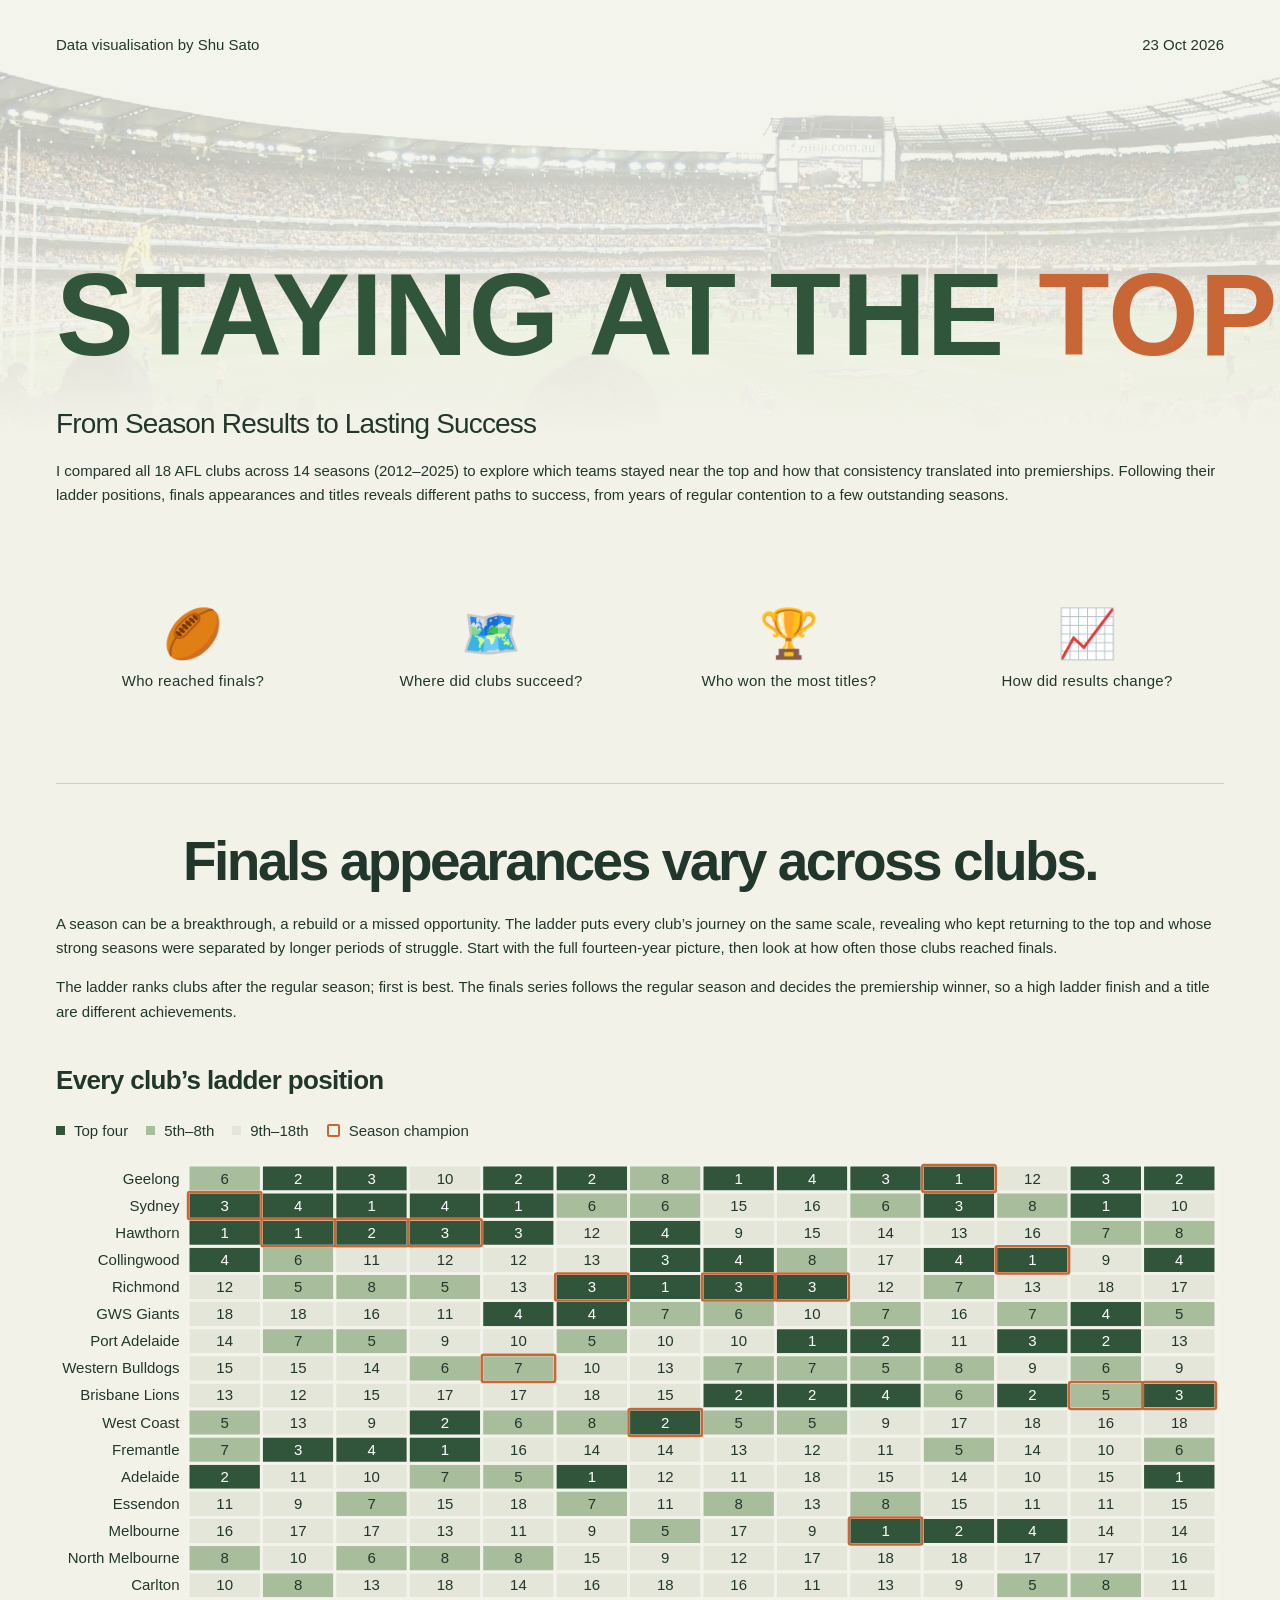
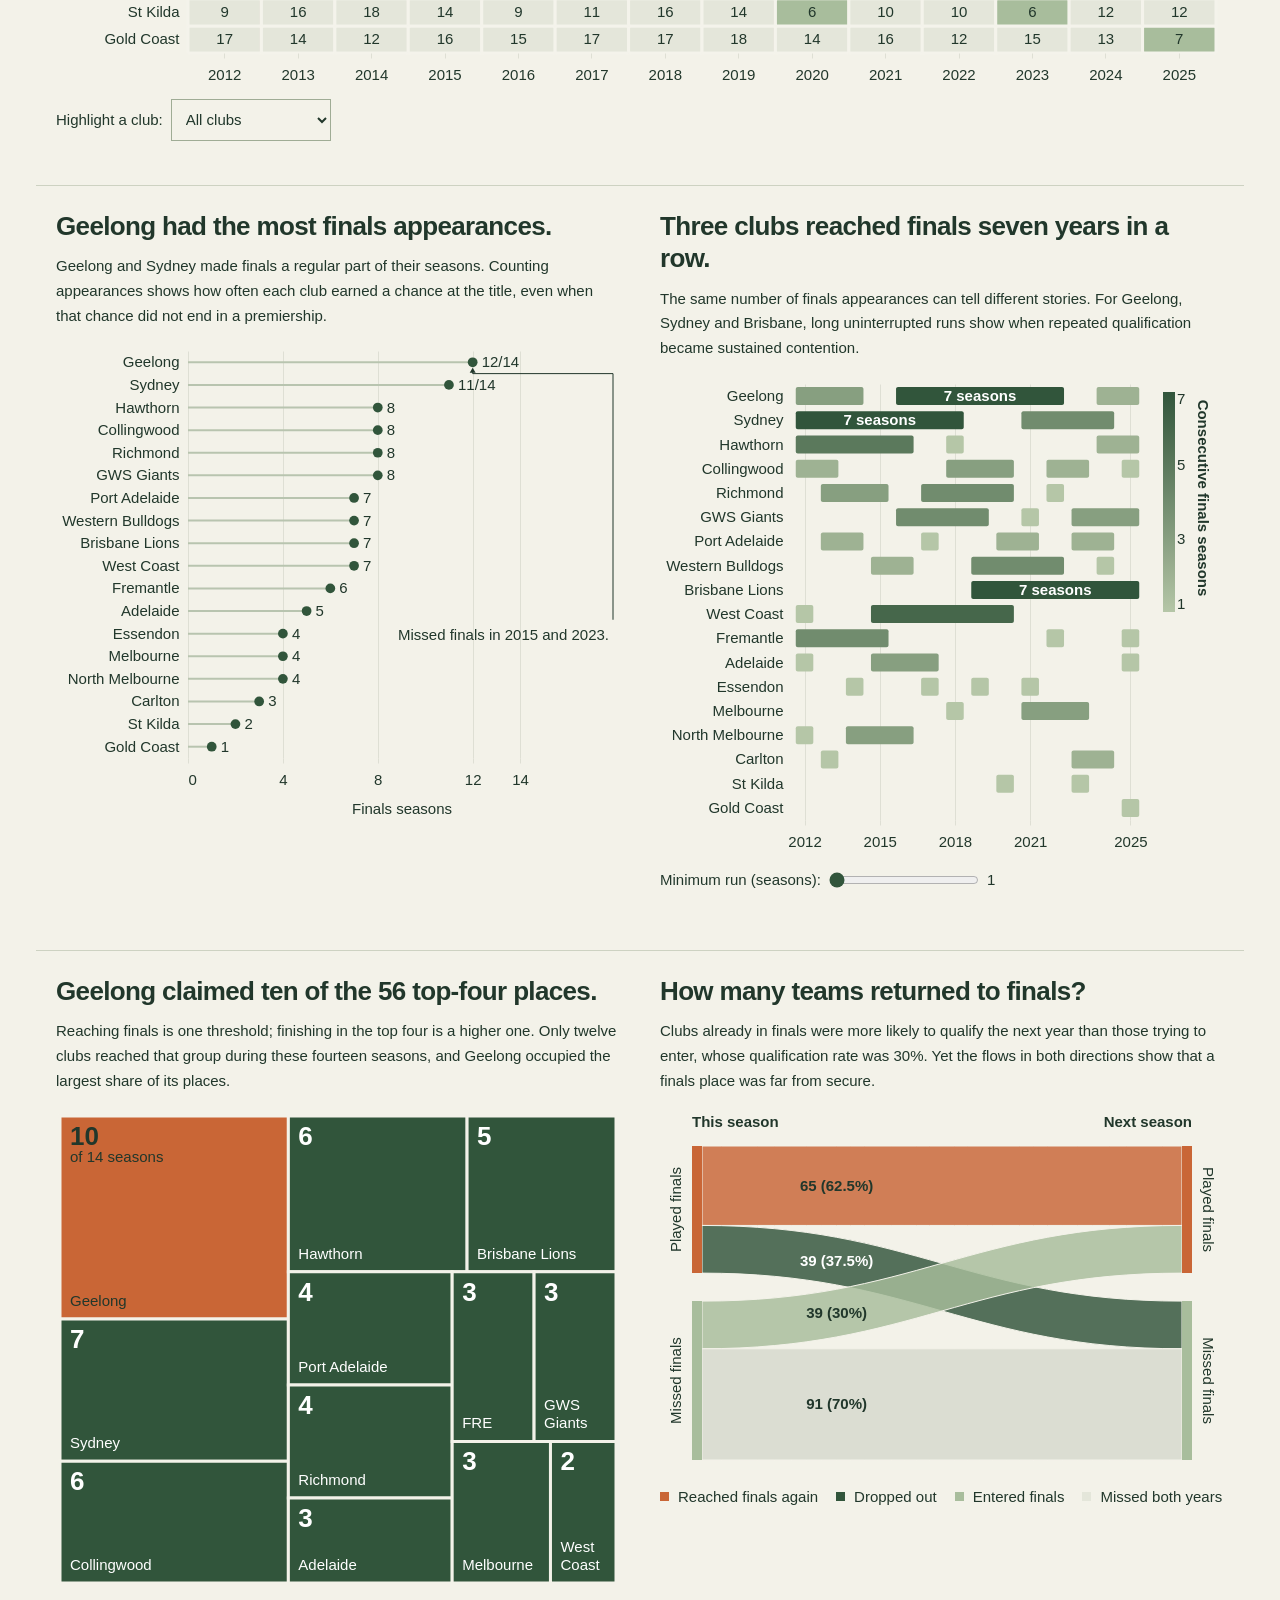
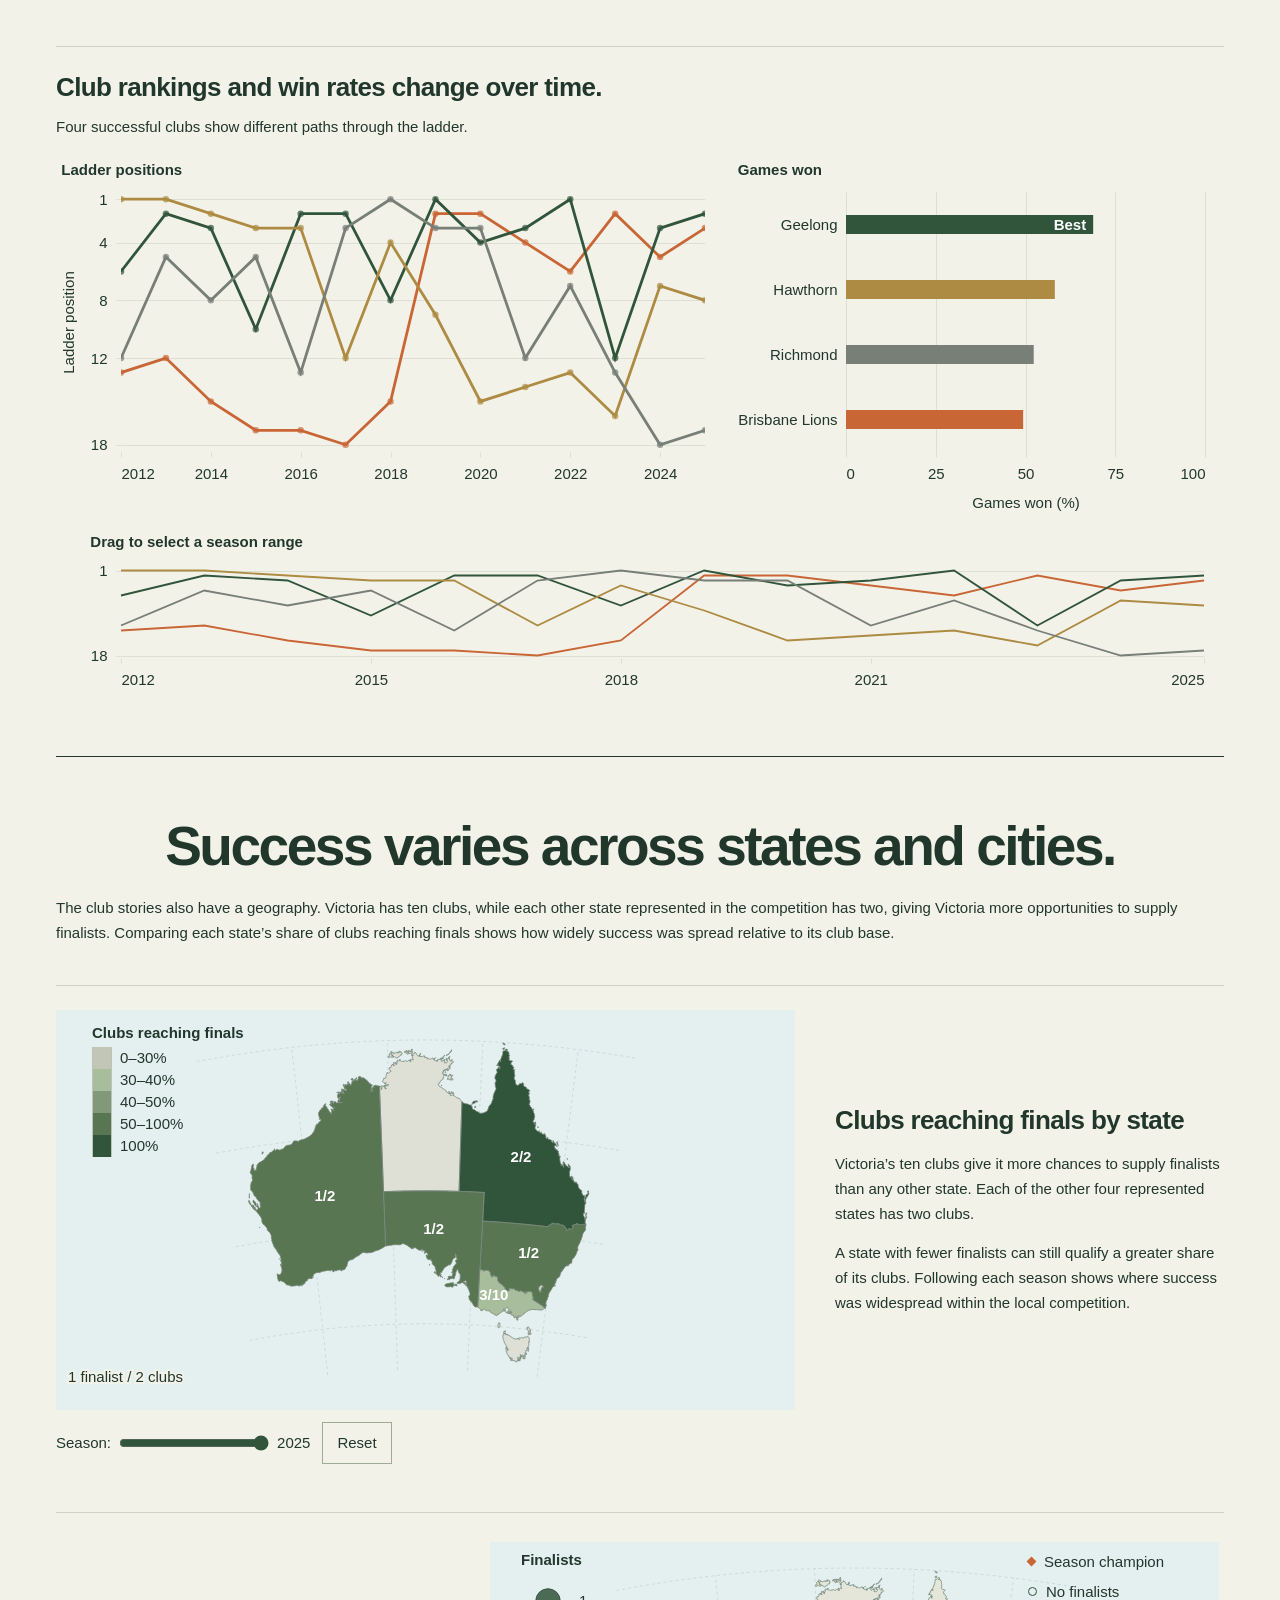
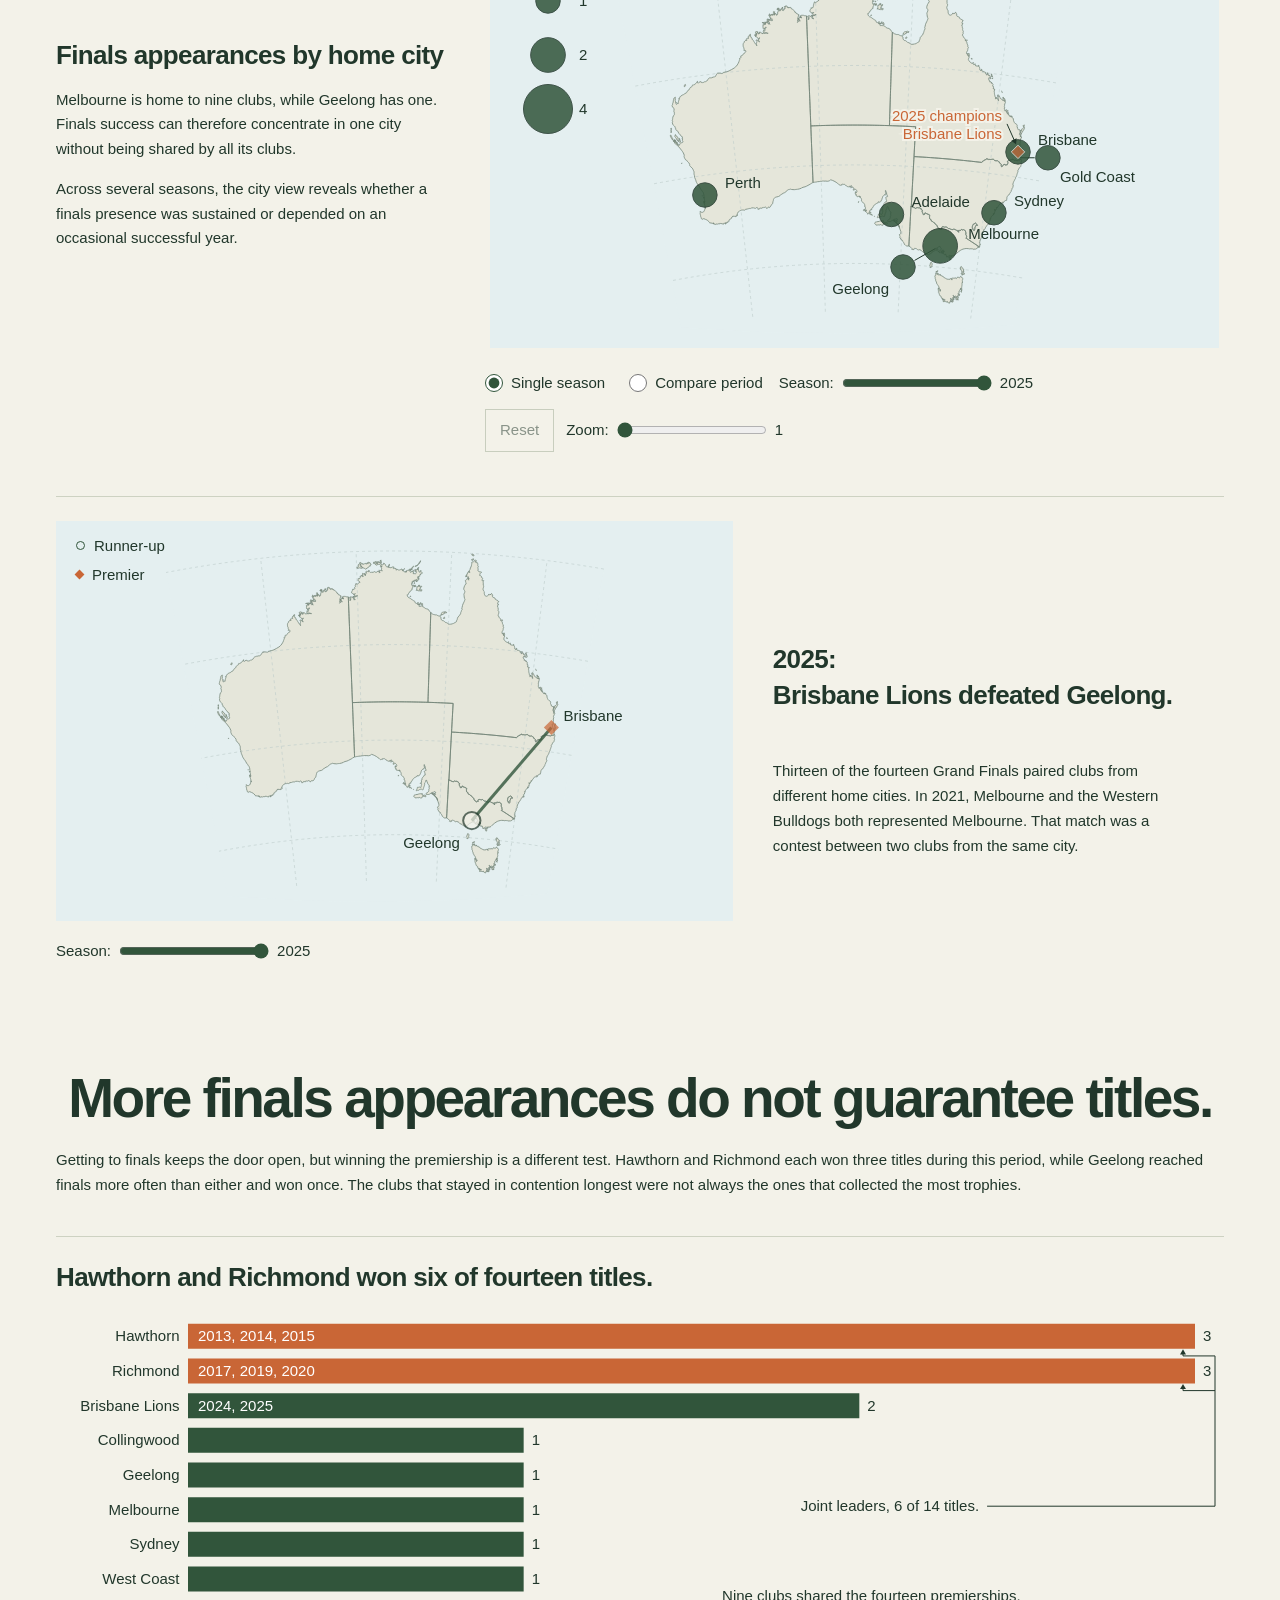
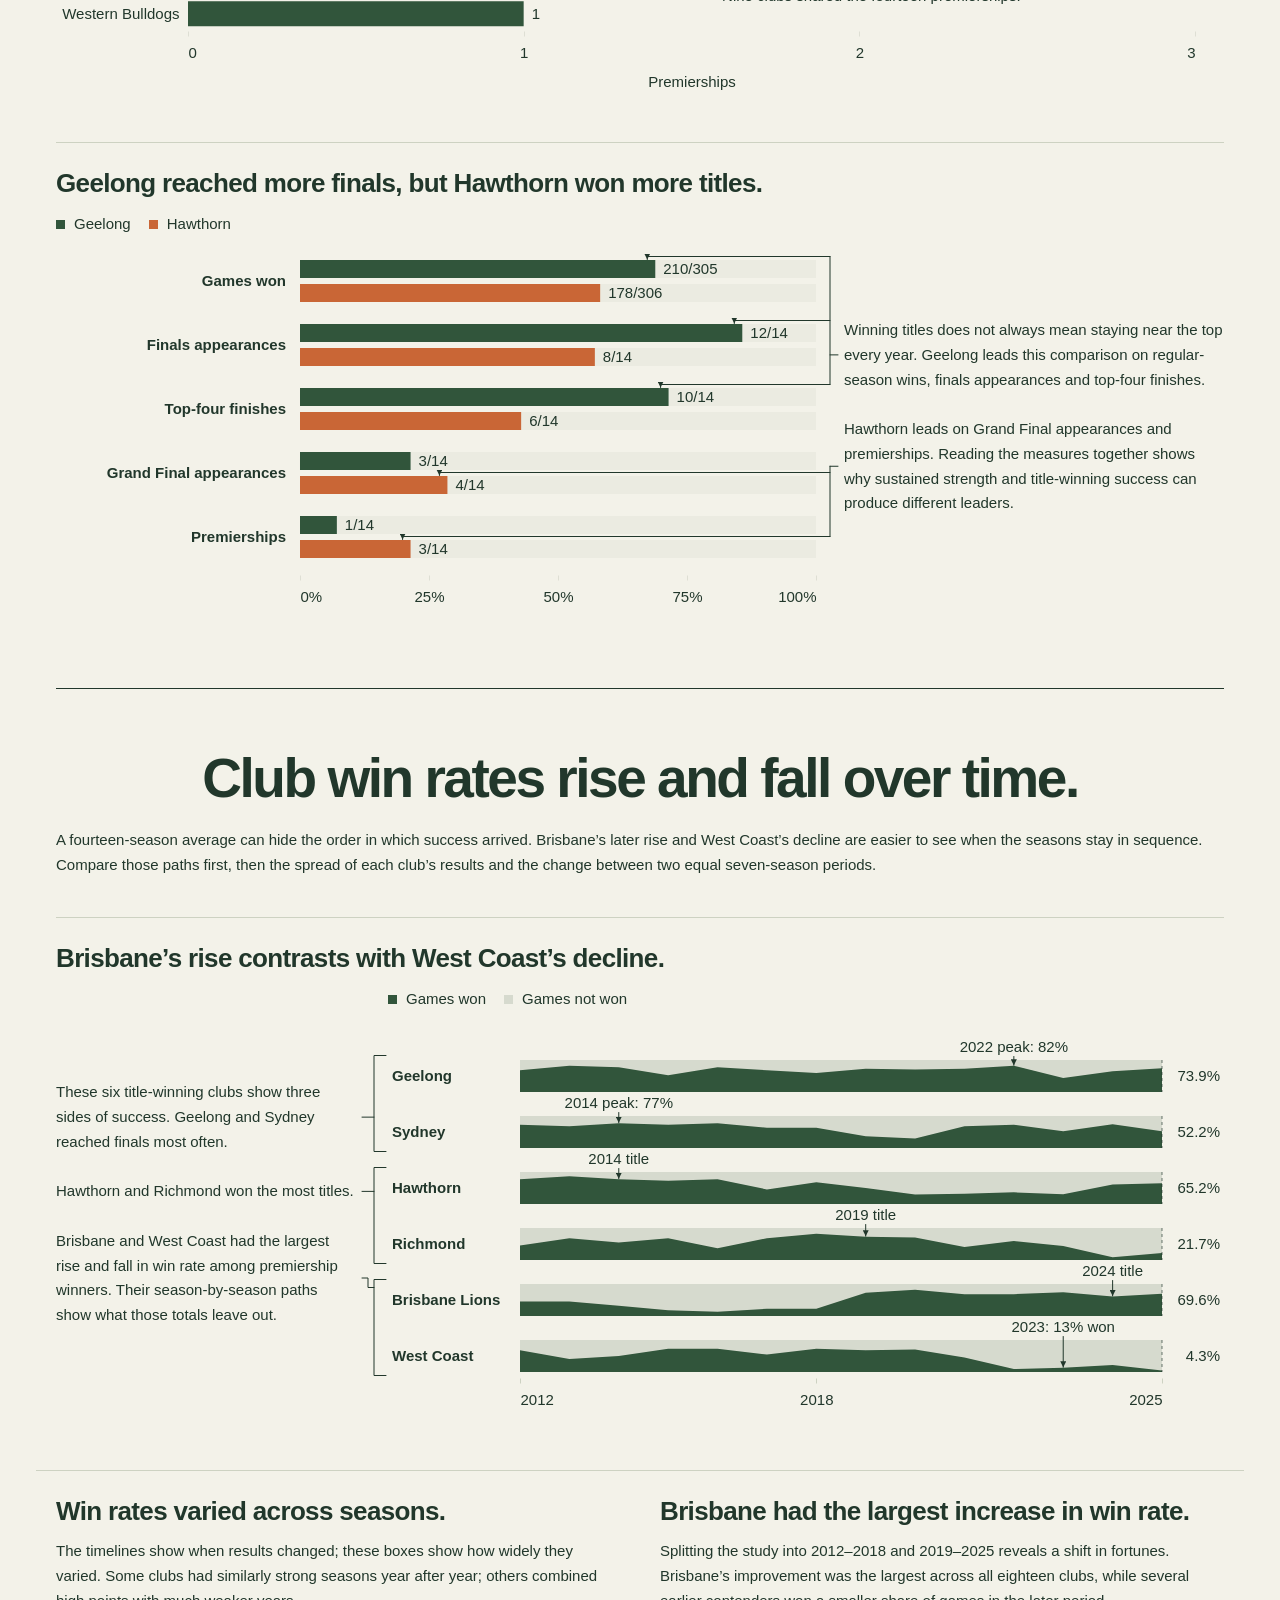
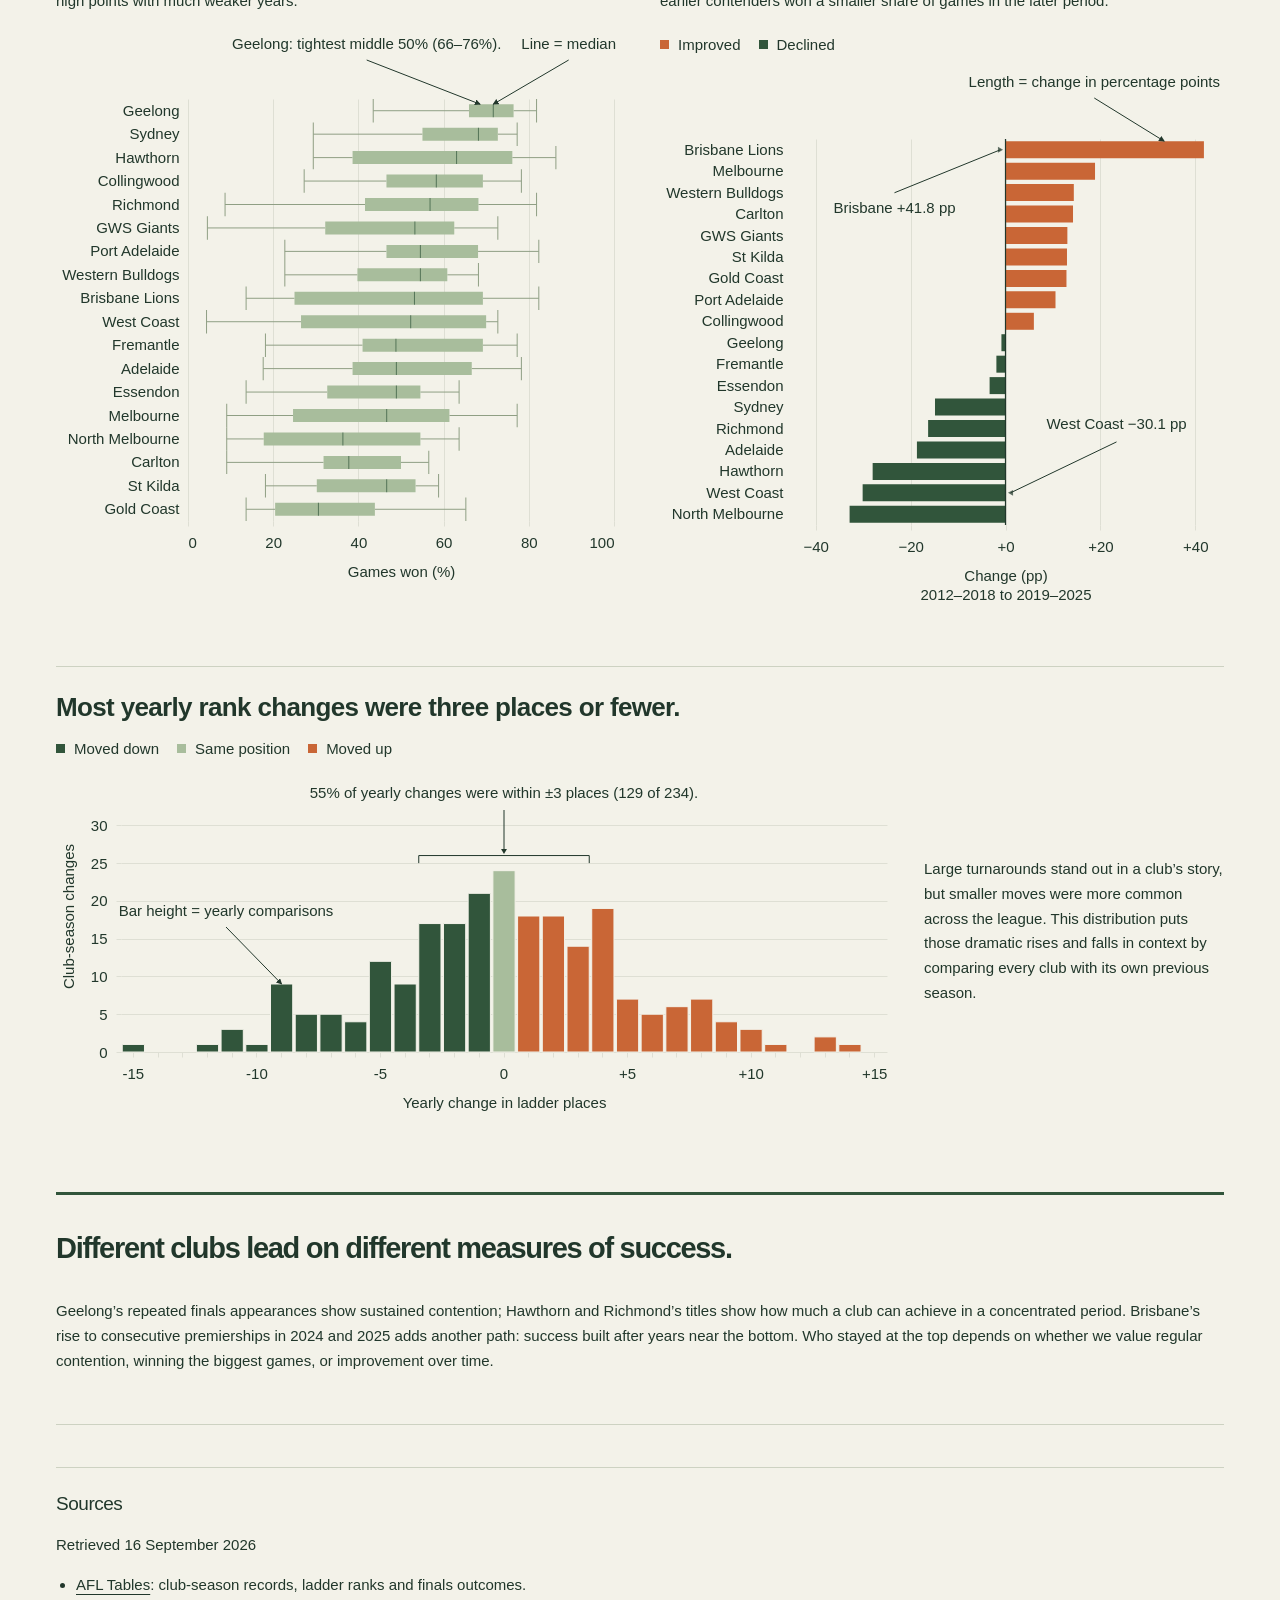
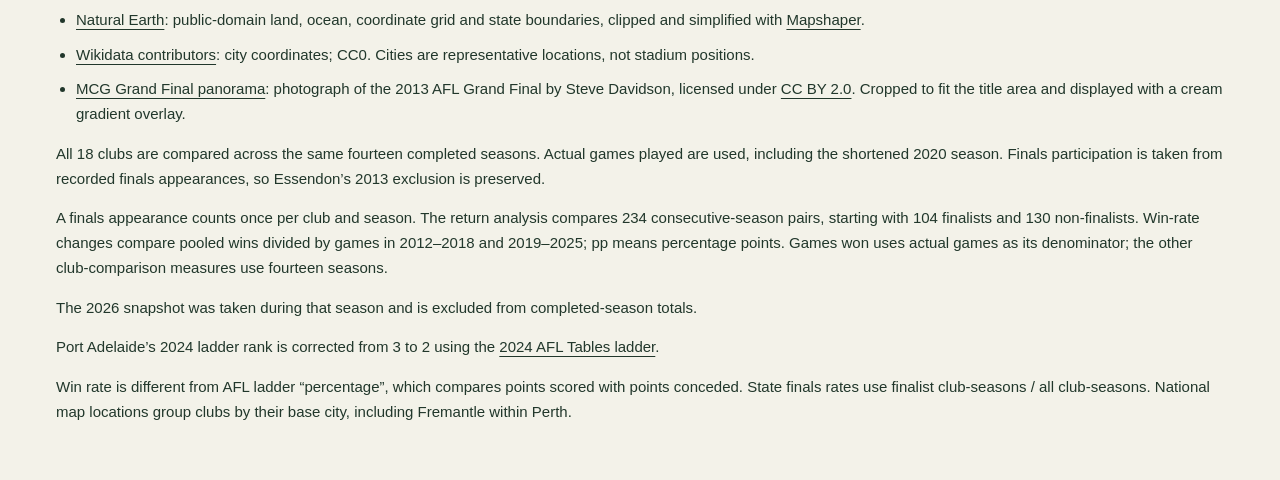
<file: index.html>
<!doctype html>
<html lang="en-AU">
<head>
  <meta charset="utf-8">
  <meta name="viewport" content="width=device-width, initial-scale=1">
  <meta name="description" content="Compare how consistently the 18 AFL teams performed from 2012 to 2025 using ladder positions, win rates, finals appearances and premierships.">
  <meta name="theme-color" content="#f3f2e9">
  <title>Staying at the Top of AFL</title>
  <meta property="og:title" content="Staying at the Top of AFL">
  <link rel="stylesheet" href="vendor/pure-min.css">
  <link rel="stylesheet" href="vendor/grids-responsive-min.css">
  <link rel="stylesheet" href="css/style.css?v=9f2f654c27a7">
  <script defer src="vendor/vega.min.js"></script>
  <script defer src="vendor/vega-lite.min.js"></script>
  <script defer src="vendor/vega-embed.min.js"></script>
  <script defer src="js/chart-layout.js?v=69a19c5621db"></script>
  <script defer src="js/map-controls.js?v=62037d26da7c"></script>
  <script defer src="js/city-map-navigation.js?v=03f4ed95991a"></script>
  <script defer src="js/chart-annotations.js?v=8494ddf2a7e8"></script>
  <script defer src="js/main.js?v=680e6c394f4c"></script>
</head>
<body>
  <a class="skip-link" href="#story">Skip to the visualisations</a>
  <div class="page">
    <header class="masthead">
      <p class="masthead-label">Data visualisation by Shu Sato</p>
      <time class="masthead-meta" datetime="2026-10-23">23 Oct 2026</time>
    </header>
    <main id="story">
      <section class="hero" aria-labelledby="page-title">
        <div class="hero-copy">
          <h1 id="page-title">Staying at the <span class="hero-emphasis">Top</span> of AFL</h1>
          <p class="hero-subtitle">From Season Results to Lasting Success</p>
          <p class="hero-description">I compared all 18 AFL clubs across 14 seasons (2012–2025) to explore which teams stayed near the top and how that consistency translated into premierships. Following their ladder positions, finals appearances and titles reveals different paths to success, from years of regular contention to a few outstanding seasons.</p>
        </div>
      </section>

      <nav class="chapter-nav" aria-label="Explore the AFL story">
        <a href="#chapter-one"><span class="chapter-nav-icon" aria-hidden="true">🏉</span><span>Who reached finals?</span></a>
        <a href="#chapter-two"><span class="chapter-nav-icon" aria-hidden="true">🗺️</span><span>Where did clubs succeed?</span></a>
        <a href="#chapter-three"><span class="chapter-nav-icon" aria-hidden="true">🏆</span><span>Who won the most titles?</span></a>
        <a href="#chapter-four"><span class="chapter-nav-icon" aria-hidden="true">📈</span><span>How did results change?</span></a>
      </nav>

      <section class="chapter" aria-labelledby="chapter-one">
        <div class="section-intro pure-g">
          <div class="pure-u-1 pure-u-md-3-5"><h2 id="chapter-one">Finals appearances vary across clubs.</h2></div>
          <div class="pure-u-1 pure-u-md-2-5 intro-copy reading-notes"><p>A season can be a breakthrough, a rebuild or a missed opportunity. The ladder puts every club’s journey on the same scale, revealing who kept returning to the top and whose strong seasons were separated by longer periods of struggle. Start with the full fourteen-year picture, then look at how often those clubs reached finals.</p><p class="micro">The ladder ranks clubs after the regular season; first is best. The finals series follows the regular season and decides the premiership winner, so a high ladder finish and a title are different achievements.</p></div>
        </div>
        <figure>
          <div class="figure-heading"><div><h3>Every club’s ladder position</h3></div></div>
          <div class="chart-legend"><span><i class="legend-square green"></i> Top four</span><span><i class="legend-square sage"></i> 5th–8th</span><span><i class="legend-square neutral"></i> 9th–18th</span><span><i class="legend-square champion-outline"></i> Season champion</span></div>
          <div class="chart" data-spec="ladder_heatmap" aria-label="Heatmap of ladder positions for all 18 AFL clubs in each season from 2012 to 2025. Cell fill shows regular-season ladder position; orange outlines mark Grand Final winners."></div>

          <p id="club-summary" class="micro" aria-live="polite" hidden></p>
        </figure>
        <div class="pure-g two-up">
          <figure class="pure-u-1 pure-u-lg-1-2 chart-column"><h3>Geelong had the most finals appearances.</h3><p class="chart-deck">Geelong and Sydney made finals a regular part of their seasons. Counting appearances shows how often each club earned a chance at the title, even when that chance did not end in a premiership.</p><div class="chart" data-spec="finals_frequency" aria-label="Lollipop chart ranking clubs by number of finals seasons."></div></figure>
          <figure class="pure-u-1 pure-u-lg-1-2 chart-column"><h3>Three clubs reached finals seven years in a row.</h3><p class="chart-deck">The same number of finals appearances can tell different stories. For Geelong, Sydney and Brisbane, long uninterrupted runs show when repeated qualification became sustained contention.</p><div class="chart" data-spec="finals_streaks" aria-label="Timeline of uninterrupted runs of finals appearances by club."></div></figure>
        </div>
        <div class="pure-g two-up">
          <figure class="pure-u-1 pure-u-lg-1-2 chart-column">

            <h3>Geelong claimed ten of the 56 top-four places.</h3>
            <p class="chart-deck">Reaching finals is one threshold; finishing in the top four is a higher one. Only twelve clubs reached that group during these fourteen seasons, and Geelong occupied the largest share of its places.</p>

            <div class="chart" data-spec="top_four_treemap" aria-label="Treemap of 56 top-four ladder finishes across twelve clubs, with area proportional to the number of finishes. Geelong is highlighted in orange."></div>

          </figure>
          <figure class="pure-u-1 pure-u-lg-1-2 chart-column">

            <h3>How many teams returned to finals?</h3>
            <p class="chart-deck">Clubs already in finals were more likely to qualify the next year than those trying to enter, whose qualification rate was 30%. Yet the flows in both directions show that a finals place was far from secure.</p>

            <div class="chart" data-spec="finals_return" aria-label="Sankey diagram of 234 club-season transitions. Of 104 starting in finals, 65 stayed (62.5%) and 39 dropped out (37.5%). Of 130 starting outside finals, 39 entered (30%) and 91 missed again (70%)."></div>
            <div class="chart-legend"><span><i class="legend-square orange"></i> Reached finals again</span><span><i class="legend-square green"></i> Dropped out</span><span><i class="legend-square sage"></i> Entered finals</span><span><i class="legend-square neutral"></i> Missed both years</span></div>

          </figure>
        </div>
        <figure class="figure-wide journey-figure">
          <h3>Club rankings and win rates change over time.</h3>
          <p class="chart-deck">Four successful clubs show different paths through the ladder.</p>
          <div class="chart" data-spec="ladder_bump" aria-label="Linked views: drag a season range in the overview to zoom four clubs’ ladder journeys and update their win-rate bars."></div>

        </figure>
      </section>

      <section class="chapter geography" aria-labelledby="chapter-two">
        <div class="section-intro pure-g"><div class="pure-u-1 pure-u-md-3-5"><h2 id="chapter-two">Success varies across states and cities.</h2></div><div class="pure-u-1 pure-u-md-2-5 intro-copy reading-notes"><p>The club stories also have a geography. Victoria has ten clubs, while each other state represented in the competition has two, giving Victoria more opportunities to supply finalists. Comparing each state’s share of clubs reaching finals shows how widely success was spread relative to its club base.</p></div></div>
        <figure class="figure-wide map-study state-map-study">
          <figcaption class="map-story-caption">
            <h3 id="map-season-summary" aria-live="polite">Clubs reaching finals by state</h3>
            <div class="map-story-copy"><p>Victoria’s ten clubs give it more chances to supply finalists than any other state. Each of the other four represented states has two clubs.</p><p>A state with fewer finalists can still qualify a greater share of its clubs. Following each season shows where success was widespread within the local competition.</p></div>
          </figcaption>
          <div class="map-story-visual">
            <div class="state-map-frame">
              <div class="chart" data-spec="state_choropleth" aria-label="State choropleth with season selection. Colour shows the percentage of clubs reaching finals; fraction labels show finalists out of all clubs in each state."></div>
              <aside class="map-legend state-map-legend" aria-label="Finals rate: five fixed percentage classes">
                <p class="micro"><strong>Clubs reaching finals</strong></p>
                <div class="map-rate-legend"><span style="--swatch:#c1c6b7" title="0% to below 30%" role="img" aria-label="0% to below 30%">0–30%</span><span style="--swatch:#a8bd9c" title="30% to below 40%" role="img" aria-label="30% to below 40%">30–40%</span><span style="--swatch:#819978" title="40% to below 50%" role="img" aria-label="40% to below 50%">40–50%</span><span style="--swatch:#587651" title="50% to below 100%" role="img" aria-label="50% to below 100%">50–100%</span><span style="--swatch:#31553b" title="Exactly 100%" role="img" aria-label="Exactly 100%">100%</span></div>
              </aside>
            </div>
          </div>
          <div class="map-controls-row map-study-controls">
            <div id="map-season-control" class="vega-bindings"></div>
            <div class="chart-actions"><button type="button" id="reset-map">Reset</button></div>
          </div>

        </figure>
        <figure class="figure-wide map-study city-map-study">
          <figcaption class="map-story-caption city-map-caption">
            <h3 id="map-period-summary">Finals appearances by home city</h3>
            <div class="map-story-copy">
              <p>Melbourne is home to nine clubs, while Geelong has one. Finals success can therefore concentrate in one city without being shared by all its clubs.</p><p>Across several seasons, the city view reveals whether a finals presence was sustained or depended on an occasional successful year.</p>
            </div>
          </figcaption>
          <div class="map-story-visual">
            <div class="city-map-frame">
              <div class="chart" data-spec="premiership_symbols" aria-label="Proportional-symbol map of finalists by home city, with Single season and Compare period modes. Green circle area shows finalists per season."></div>
              <aside class="map-legend city-map-legend" aria-label="City map legend">
                <div class="map-size-legend" role="group" aria-labelledby="city-size-legend-title">
                  <p class="micro"><strong id="city-size-legend-title">Finalists</strong></p>
                  <!-- Three size examples retain the observed maximum of 4. Match Vega's area scale: radius = sqrt(2400 × count / 4) / 2. -->
                  <ul>
                    <li><svg width="54" height="54" viewBox="0 0 54 54" aria-hidden="true"><circle cx="27" cy="27" r="12.247"/></svg><span>1</span></li>
                    <li><svg width="54" height="54" viewBox="0 0 54 54" aria-hidden="true"><circle cx="27" cy="27" r="17.321"/></svg><span>2</span></li>
                    <li><svg width="54" height="54" viewBox="0 0 54 54" aria-hidden="true"><circle cx="27" cy="27" r="24.495"/></svg><span>4</span></li>
                  </ul>
                </div>
              </aside>
              <div class="chart-legend map-symbol-key city-map-symbol-key" role="group" aria-label="City map symbols">
                <span><i class="legend-diamond" aria-hidden="true"></i> Season champion</span>
                <span><i class="legend-circle hollow" aria-hidden="true"></i> No finalists</span>
              </div>
            </div>
          </div>
          <div class="city-map-tools map-study-controls">
            <fieldset class="city-time-mode" aria-label="City map time mode">
              <label><input type="radio" name="city-time-mode" id="city-mode-single" value="single" checked disabled> Single season</label>
              <label><input type="radio" name="city-time-mode" id="city-mode-period" value="period" disabled> Compare period</label>
            </fieldset>
            <div id="city-single-controls" class="map-controls-row">
              <div id="city-season-control" class="vega-bindings"></div>
            </div>
            <p id="city-period-controls" class="micro" aria-live="polite" hidden></p>
            <div class="map-controls-row city-map-controls">
              <div class="chart-actions"><button type="button" id="reset-city-map" disabled>Reset</button></div>
              <div id="city-zoom-control" class="vega-bindings"></div>
            </div>
          </div>
        </figure>
        <figure class="figure-wide map-study grand-final-study">
          <figcaption class="map-story-copy">
            <h3 id="map-final-summary" aria-live="polite"><span id="map-final-year">2025:</span> <span id="map-final-result">Brisbane Lions defeated Geelong.</span></h3>
            <p id="map-final-context" class="chart-deck" hidden>The line connects club home cities; it does not represent travel.</p>
            <p>Thirteen of the fourteen Grand Finals paired clubs from different home cities. In 2021, Melbourne and the Western Bulldogs both represented Melbourne. That match was a contest between two clubs from the same city.</p>
          </figcaption>
          <div class="map-story-visual">
            <div class="grand-final-map-frame">
              <div class="chart" data-spec="grand_final_flows" aria-label="Time-selectable connection map between Grand Final opponents’ home cities. Lines connect different cities; a loop and club labels show a same-city matchup, with premier and runner-up markers."></div>
              <div class="chart-legend map-symbol-key grand-final-map-legend" role="group" aria-label="Grand Final results"><span><i class="legend-circle hollow" aria-hidden="true"></i> Runner-up</span><span><i class="legend-diamond" aria-hidden="true"></i> Premier</span></div>
            </div>
            <div class="map-controls-row map-final-controls">
              <div id="map-final-season-control" class="vega-bindings"></div>
            </div>
          </div>
        </figure>
      </section>

      <section class="chapter" aria-labelledby="chapter-three">
        <div class="section-intro pure-g"><div class="pure-u-1 pure-u-md-3-5"><h2 id="chapter-three">More finals appearances do not guarantee titles.</h2></div><div class="pure-u-1 pure-u-md-2-5 intro-copy reading-notes"><p>Getting to finals keeps the door open, but winning the premiership is a different test. Hawthorn and Richmond each won three titles during this period, while Geelong reached finals more often than either and won once. The clubs that stayed in contention longest were not always the ones that collected the most trophies.</p></div></div>
        <div class="trophy-section">
          <figure>
            <h3>Hawthorn and Richmond won six of fourteen titles.</h3>

            <div class="chart premiership-bars" data-spec="premiership_bars" aria-label="Horizontal bar chart of premiership totals: Hawthorn and Richmond won three each, Brisbane Lions won two, and six clubs won one each."></div>

          </figure>
        </div>
        <figure class="figure-wide profile-feature">

          <h3>Geelong reached more finals, but Hawthorn won more titles.</h3>
          <div class="chart-story chart-story--copy-right chart-story--annotated">
            <div class="chart-deck chart-story-copy chart-story-points">
              <p data-story-point="geelong">Winning titles does not always mean staying near the top every year. Geelong leads this comparison on regular-season wins, finals appearances and top-four finishes.</p>
              <p data-story-point="hawthorn">Hawthorn leads on Grand Final appearances and premierships. Reading the measures together shows why sustained strength and title-winning success can produce different leaders.</p>
            </div>
            <div class="chart-story-visual">
              <div class="chart-legend"><span><i class="legend-square green"></i> Geelong</span><span><i class="legend-square orange"></i> Hawthorn</span></div>
              <div class="chart" data-spec="success_comparison" aria-label="Paired horizontal bars comparing Geelong and Hawthorn on five separate measures, each from zero to 100 percent. Labels show counts. Top-four finishes means regular-season ladder ranks one to four out of fourteen seasons."></div>
            </div>
          </div>
        </figure>
      </section>

      <section class="chapter final-chapter" aria-labelledby="chapter-four">
        <div class="section-intro pure-g"><div class="pure-u-1 pure-u-md-3-5"><h2 id="chapter-four">Club win rates rise and fall over time.</h2></div><div class="pure-u-1 pure-u-md-2-5 intro-copy reading-notes"><p>A fourteen-season average can hide the order in which success arrived. Brisbane’s later rise and West Coast’s decline are easier to see when the seasons stay in sequence. Compare those paths first, then the spread of each club’s results and the change between two equal seven-season periods.</p></div></div>
        <figure class="figure-wide horizon-figure">
          <h3>Brisbane’s rise contrasts with West Coast’s decline.</h3>
          <div class="chart-story chart-story--copy-left chart-story--annotated">
            <div class="chart-deck chart-story-copy chart-story-points">
              <p data-story-point="finals">These six title-winning clubs show three sides of success. Geelong and Sydney reached finals most often.</p>
              <p data-story-point="titles">Hawthorn and Richmond won the most titles.</p>
              <p data-story-point="turnarounds">Brisbane and West Coast had the largest rise and fall in win rate among premiership winners. Their season-by-season paths show what those totals leave out.</p>
            </div>
            <div class="chart-story-visual">
              <div class="chart-legend horizon-legend" aria-label="Win rate from zero to one hundred percent">
                <span><i class="legend-square green"></i> Games won</span>
                <span><i class="legend-square" style="background:#d6dace"></i> Games not won</span>
              </div>
              <div class="chart" data-spec="club_horizon" aria-label="Six area charts of annual win rates, each on the same zero-to-one-hundred-percent scale. Dark-green height shows the percentage of games won. Pale green fills the remaining percentage up to one hundred. Hover or tap a season to compare exact win rates across all six clubs."></div>
            </div>
          </div>
        </figure>
        <div class="pure-g two-up"><figure class="pure-u-1 pure-u-lg-1-2 chart-column"><h3>Win rates varied across seasons.</h3><p class="chart-deck">The timelines show when results changed; these boxes show how widely they varied. Some clubs had similarly strong seasons year after year; others combined high points with much weaker years.</p><div class="chart" data-spec="season_boxplot" aria-label="Boxplots showing the distribution of season win rates for each club."></div></figure><figure class="pure-u-1 pure-u-lg-1-2 chart-column"><h3>Brisbane had the largest increase in win rate.</h3><p class="chart-deck">Splitting the study into 2012–2018 and 2019–2025 reveals a shift in fortunes. Brisbane’s improvement was the largest across all eighteen clubs, while several earlier contenders won a smaller share of games in the later period.</p><div class="chart-legend"><span><i class="legend-square orange"></i> Improved</span><span><i class="legend-square green"></i> Declined</span></div><div class="chart" data-spec="era_change" aria-label="Diverging bars showing the change in each club’s win rate from 2012–2018 to 2019–2025; bars to the right show improvement."></div></figure></div>
        <figure class="figure-wide journey-figure">

          <h3>Most yearly rank changes were three places or fewer.</h3>
          <div class="chart-story chart-story--copy-right">
            <p class="chart-deck chart-story-copy">Large turnarounds stand out in a club’s story, but smaller moves were more common across the league. This distribution puts those dramatic rises and falls in context by comparing every club with its own previous season.</p>
            <div class="chart-story-visual">
              <div class="chart-legend"><span><i class="legend-square green"></i> Moved down</span><span><i class="legend-square sage"></i> Same position</span><span><i class="legend-square orange"></i> Moved up</span></div>
              <div class="chart" data-spec="rank_changes" aria-label="Histogram of year-to-year ladder changes across 234 club-season comparisons; positive changes indicate improvement."></div>
            </div>
          </div>
        </figure>
        <div class="closing pure-g"><div class="pure-u-1 pure-u-md-2-3"><h2>Different clubs lead on different measures of success.</h2></div><div class="pure-u-1 pure-u-md-1-3"><p>Geelong’s repeated finals appearances show sustained contention; Hawthorn and Richmond’s titles show how much a club can achieve in a concentrated period. Brisbane’s rise to consecutive premierships in 2024 and 2025 adds another path: success built after years near the bottom. Who stayed at the top depends on whether we value regular contention, winning the biggest games, or improvement over time.</p></div></div>
      </section>

      <section class="sources" aria-labelledby="sources-title">
        <h3 id="sources-title">Sources</h3>
        <p class="micro">Retrieved <time datetime="2026-09-16">16 September 2026</time></p>
        <ul>
          <li><a href="https://afltables.com/afl/teams/geelong/season.html">AFL Tables</a>: club-season records, ladder ranks and finals outcomes.</li>
          <li><a href="https://www.naturalearthdata.com/downloads/">Natural Earth</a>: public-domain land, ocean, coordinate grid and state boundaries, clipped and simplified with <a href="https://mapshaper.org/">Mapshaper</a>.</li>
          <li><a href="https://www.wikidata.org/">Wikidata contributors</a>: city coordinates; CC0. Cities are representative locations, not stadium positions.</li>
          <li><a href="https://commons.wikimedia.org/wiki/File:MCG_Grand_Final_panorama.jpg">MCG Grand Final panorama</a>: photograph of the 2013 AFL Grand Final by Steve Davidson, licensed under <a href="https://creativecommons.org/licenses/by/2.0/">CC BY 2.0</a>. Cropped to fit the title area and displayed with a cream gradient overlay.</li>
        </ul>
        <p class="micro">All 18 clubs are compared across the same fourteen completed seasons. Actual games played are used, including the shortened 2020 season. Finals participation is taken from recorded finals appearances, so Essendon’s 2013 exclusion is preserved.</p>
        <p class="micro">A finals appearance counts once per club and season. The return analysis compares 234 consecutive-season pairs, starting with 104 finalists and 130 non-finalists. Win-rate changes compare pooled wins divided by games in 2012–2018 and 2019–2025; pp means percentage points. Games won uses actual games as its denominator; the other club-comparison measures use fourteen seasons.</p>
        <p class="micro">The 2026 snapshot was taken during that season and is excluded from completed-season totals.</p>
        <p class="micro">Port Adelaide’s 2024 ladder rank is corrected from 3 to 2 using the <a href="https://afltables.com/afl/seas/2024.html#lad">2024 AFL Tables ladder</a>.</p>
        <p class="micro">Win rate is different from AFL ladder “percentage”, which compares points scored with points conceded. State finals rates use finalist club-seasons / all club-seasons. National map locations group clubs by their base city, including Fremantle within Perth.</p>
      </section>
    </main>
  </div>
  <noscript><p class="noscript-note">Enable JavaScript to view the charts. Original data sources are listed above.</p></noscript>
</body>
</html>
</file>
<file: vendor/grids-responsive-min.css>
/*!
Pure v3.0.0
Copyright 2013 Yahoo!
Licensed under the BSD License.
https://github.com/pure-css/pure/blob/master/LICENSE
*/
@media screen and (min-width:35.5em){.pure-u-sm-1,.pure-u-sm-1-1,.pure-u-sm-1-12,.pure-u-sm-1-2,.pure-u-sm-1-24,.pure-u-sm-1-3,.pure-u-sm-1-4,.pure-u-sm-1-5,.pure-u-sm-1-6,.pure-u-sm-1-8,.pure-u-sm-10-24,.pure-u-sm-11-12,.pure-u-sm-11-24,.pure-u-sm-12-24,.pure-u-sm-13-24,.pure-u-sm-14-24,.pure-u-sm-15-24,.pure-u-sm-16-24,.pure-u-sm-17-24,.pure-u-sm-18-24,.pure-u-sm-19-24,.pure-u-sm-2-24,.pure-u-sm-2-3,.pure-u-sm-2-5,.pure-u-sm-20-24,.pure-u-sm-21-24,.pure-u-sm-22-24,.pure-u-sm-23-24,.pure-u-sm-24-24,.pure-u-sm-3-24,.pure-u-sm-3-4,.pure-u-sm-3-5,.pure-u-sm-3-8,.pure-u-sm-4-24,.pure-u-sm-4-5,.pure-u-sm-5-12,.pure-u-sm-5-24,.pure-u-sm-5-5,.pure-u-sm-5-6,.pure-u-sm-5-8,.pure-u-sm-6-24,.pure-u-sm-7-12,.pure-u-sm-7-24,.pure-u-sm-7-8,.pure-u-sm-8-24,.pure-u-sm-9-24{display:inline-block;letter-spacing:normal;word-spacing:normal;vertical-align:top;text-rendering:auto}.pure-u-sm-1-24{width:4.1667%}.pure-u-sm-1-12,.pure-u-sm-2-24{width:8.3333%}.pure-u-sm-1-8,.pure-u-sm-3-24{width:12.5%}.pure-u-sm-1-6,.pure-u-sm-4-24{width:16.6667%}.pure-u-sm-1-5{width:20%}.pure-u-sm-5-24{width:20.8333%}.pure-u-sm-1-4,.pure-u-sm-6-24{width:25%}.pure-u-sm-7-24{width:29.1667%}.pure-u-sm-1-3,.pure-u-sm-8-24{width:33.3333%}.pure-u-sm-3-8,.pure-u-sm-9-24{width:37.5%}.pure-u-sm-2-5{width:40%}.pure-u-sm-10-24,.pure-u-sm-5-12{width:41.6667%}.pure-u-sm-11-24{width:45.8333%}.pure-u-sm-1-2,.pure-u-sm-12-24{width:50%}.pure-u-sm-13-24{width:54.1667%}.pure-u-sm-14-24,.pure-u-sm-7-12{width:58.3333%}.pure-u-sm-3-5{width:60%}.pure-u-sm-15-24,.pure-u-sm-5-8{width:62.5%}.pure-u-sm-16-24,.pure-u-sm-2-3{width:66.6667%}.pure-u-sm-17-24{width:70.8333%}.pure-u-sm-18-24,.pure-u-sm-3-4{width:75%}.pure-u-sm-19-24{width:79.1667%}.pure-u-sm-4-5{width:80%}.pure-u-sm-20-24,.pure-u-sm-5-6{width:83.3333%}.pure-u-sm-21-24,.pure-u-sm-7-8{width:87.5%}.pure-u-sm-11-12,.pure-u-sm-22-24{width:91.6667%}.pure-u-sm-23-24{width:95.8333%}.pure-u-sm-1,.pure-u-sm-1-1,.pure-u-sm-24-24,.pure-u-sm-5-5{width:100%}}@media screen and (min-width:48em){.pure-u-md-1,.pure-u-md-1-1,.pure-u-md-1-12,.pure-u-md-1-2,.pure-u-md-1-24,.pure-u-md-1-3,.pure-u-md-1-4,.pure-u-md-1-5,.pure-u-md-1-6,.pure-u-md-1-8,.pure-u-md-10-24,.pure-u-md-11-12,.pure-u-md-11-24,.pure-u-md-12-24,.pure-u-md-13-24,.pure-u-md-14-24,.pure-u-md-15-24,.pure-u-md-16-24,.pure-u-md-17-24,.pure-u-md-18-24,.pure-u-md-19-24,.pure-u-md-2-24,.pure-u-md-2-3,.pure-u-md-2-5,.pure-u-md-20-24,.pure-u-md-21-24,.pure-u-md-22-24,.pure-u-md-23-24,.pure-u-md-24-24,.pure-u-md-3-24,.pure-u-md-3-4,.pure-u-md-3-5,.pure-u-md-3-8,.pure-u-md-4-24,.pure-u-md-4-5,.pure-u-md-5-12,.pure-u-md-5-24,.pure-u-md-5-5,.pure-u-md-5-6,.pure-u-md-5-8,.pure-u-md-6-24,.pure-u-md-7-12,.pure-u-md-7-24,.pure-u-md-7-8,.pure-u-md-8-24,.pure-u-md-9-24{display:inline-block;letter-spacing:normal;word-spacing:normal;vertical-align:top;text-rendering:auto}.pure-u-md-1-24{width:4.1667%}.pure-u-md-1-12,.pure-u-md-2-24{width:8.3333%}.pure-u-md-1-8,.pure-u-md-3-24{width:12.5%}.pure-u-md-1-6,.pure-u-md-4-24{width:16.6667%}.pure-u-md-1-5{width:20%}.pure-u-md-5-24{width:20.8333%}.pure-u-md-1-4,.pure-u-md-6-24{width:25%}.pure-u-md-7-24{width:29.1667%}.pure-u-md-1-3,.pure-u-md-8-24{width:33.3333%}.pure-u-md-3-8,.pure-u-md-9-24{width:37.5%}.pure-u-md-2-5{width:40%}.pure-u-md-10-24,.pure-u-md-5-12{width:41.6667%}.pure-u-md-11-24{width:45.8333%}.pure-u-md-1-2,.pure-u-md-12-24{width:50%}.pure-u-md-13-24{width:54.1667%}.pure-u-md-14-24,.pure-u-md-7-12{width:58.3333%}.pure-u-md-3-5{width:60%}.pure-u-md-15-24,.pure-u-md-5-8{width:62.5%}.pure-u-md-16-24,.pure-u-md-2-3{width:66.6667%}.pure-u-md-17-24{width:70.8333%}.pure-u-md-18-24,.pure-u-md-3-4{width:75%}.pure-u-md-19-24{width:79.1667%}.pure-u-md-4-5{width:80%}.pure-u-md-20-24,.pure-u-md-5-6{width:83.3333%}.pure-u-md-21-24,.pure-u-md-7-8{width:87.5%}.pure-u-md-11-12,.pure-u-md-22-24{width:91.6667%}.pure-u-md-23-24{width:95.8333%}.pure-u-md-1,.pure-u-md-1-1,.pure-u-md-24-24,.pure-u-md-5-5{width:100%}}@media screen and (min-width:64em){.pure-u-lg-1,.pure-u-lg-1-1,.pure-u-lg-1-12,.pure-u-lg-1-2,.pure-u-lg-1-24,.pure-u-lg-1-3,.pure-u-lg-1-4,.pure-u-lg-1-5,.pure-u-lg-1-6,.pure-u-lg-1-8,.pure-u-lg-10-24,.pure-u-lg-11-12,.pure-u-lg-11-24,.pure-u-lg-12-24,.pure-u-lg-13-24,.pure-u-lg-14-24,.pure-u-lg-15-24,.pure-u-lg-16-24,.pure-u-lg-17-24,.pure-u-lg-18-24,.pure-u-lg-19-24,.pure-u-lg-2-24,.pure-u-lg-2-3,.pure-u-lg-2-5,.pure-u-lg-20-24,.pure-u-lg-21-24,.pure-u-lg-22-24,.pure-u-lg-23-24,.pure-u-lg-24-24,.pure-u-lg-3-24,.pure-u-lg-3-4,.pure-u-lg-3-5,.pure-u-lg-3-8,.pure-u-lg-4-24,.pure-u-lg-4-5,.pure-u-lg-5-12,.pure-u-lg-5-24,.pure-u-lg-5-5,.pure-u-lg-5-6,.pure-u-lg-5-8,.pure-u-lg-6-24,.pure-u-lg-7-12,.pure-u-lg-7-24,.pure-u-lg-7-8,.pure-u-lg-8-24,.pure-u-lg-9-24{display:inline-block;letter-spacing:normal;word-spacing:normal;vertical-align:top;text-rendering:auto}.pure-u-lg-1-24{width:4.1667%}.pure-u-lg-1-12,.pure-u-lg-2-24{width:8.3333%}.pure-u-lg-1-8,.pure-u-lg-3-24{width:12.5%}.pure-u-lg-1-6,.pure-u-lg-4-24{width:16.6667%}.pure-u-lg-1-5{width:20%}.pure-u-lg-5-24{width:20.8333%}.pure-u-lg-1-4,.pure-u-lg-6-24{width:25%}.pure-u-lg-7-24{width:29.1667%}.pure-u-lg-1-3,.pure-u-lg-8-24{width:33.3333%}.pure-u-lg-3-8,.pure-u-lg-9-24{width:37.5%}.pure-u-lg-2-5{width:40%}.pure-u-lg-10-24,.pure-u-lg-5-12{width:41.6667%}.pure-u-lg-11-24{width:45.8333%}.pure-u-lg-1-2,.pure-u-lg-12-24{width:50%}.pure-u-lg-13-24{width:54.1667%}.pure-u-lg-14-24,.pure-u-lg-7-12{width:58.3333%}.pure-u-lg-3-5{width:60%}.pure-u-lg-15-24,.pure-u-lg-5-8{width:62.5%}.pure-u-lg-16-24,.pure-u-lg-2-3{width:66.6667%}.pure-u-lg-17-24{width:70.8333%}.pure-u-lg-18-24,.pure-u-lg-3-4{width:75%}.pure-u-lg-19-24{width:79.1667%}.pure-u-lg-4-5{width:80%}.pure-u-lg-20-24,.pure-u-lg-5-6{width:83.3333%}.pure-u-lg-21-24,.pure-u-lg-7-8{width:87.5%}.pure-u-lg-11-12,.pure-u-lg-22-24{width:91.6667%}.pure-u-lg-23-24{width:95.8333%}.pure-u-lg-1,.pure-u-lg-1-1,.pure-u-lg-24-24,.pure-u-lg-5-5{width:100%}}@media screen and (min-width:80em){.pure-u-xl-1,.pure-u-xl-1-1,.pure-u-xl-1-12,.pure-u-xl-1-2,.pure-u-xl-1-24,.pure-u-xl-1-3,.pure-u-xl-1-4,.pure-u-xl-1-5,.pure-u-xl-1-6,.pure-u-xl-1-8,.pure-u-xl-10-24,.pure-u-xl-11-12,.pure-u-xl-11-24,.pure-u-xl-12-24,.pure-u-xl-13-24,.pure-u-xl-14-24,.pure-u-xl-15-24,.pure-u-xl-16-24,.pure-u-xl-17-24,.pure-u-xl-18-24,.pure-u-xl-19-24,.pure-u-xl-2-24,.pure-u-xl-2-3,.pure-u-xl-2-5,.pure-u-xl-20-24,.pure-u-xl-21-24,.pure-u-xl-22-24,.pure-u-xl-23-24,.pure-u-xl-24-24,.pure-u-xl-3-24,.pure-u-xl-3-4,.pure-u-xl-3-5,.pure-u-xl-3-8,.pure-u-xl-4-24,.pure-u-xl-4-5,.pure-u-xl-5-12,.pure-u-xl-5-24,.pure-u-xl-5-5,.pure-u-xl-5-6,.pure-u-xl-5-8,.pure-u-xl-6-24,.pure-u-xl-7-12,.pure-u-xl-7-24,.pure-u-xl-7-8,.pure-u-xl-8-24,.pure-u-xl-9-24{display:inline-block;letter-spacing:normal;word-spacing:normal;vertical-align:top;text-rendering:auto}.pure-u-xl-1-24{width:4.1667%}.pure-u-xl-1-12,.pure-u-xl-2-24{width:8.3333%}.pure-u-xl-1-8,.pure-u-xl-3-24{width:12.5%}.pure-u-xl-1-6,.pure-u-xl-4-24{width:16.6667%}.pure-u-xl-1-5{width:20%}.pure-u-xl-5-24{width:20.8333%}.pure-u-xl-1-4,.pure-u-xl-6-24{width:25%}.pure-u-xl-7-24{width:29.1667%}.pure-u-xl-1-3,.pure-u-xl-8-24{width:33.3333%}.pure-u-xl-3-8,.pure-u-xl-9-24{width:37.5%}.pure-u-xl-2-5{width:40%}.pure-u-xl-10-24,.pure-u-xl-5-12{width:41.6667%}.pure-u-xl-11-24{width:45.8333%}.pure-u-xl-1-2,.pure-u-xl-12-24{width:50%}.pure-u-xl-13-24{width:54.1667%}.pure-u-xl-14-24,.pure-u-xl-7-12{width:58.3333%}.pure-u-xl-3-5{width:60%}.pure-u-xl-15-24,.pure-u-xl-5-8{width:62.5%}.pure-u-xl-16-24,.pure-u-xl-2-3{width:66.6667%}.pure-u-xl-17-24{width:70.8333%}.pure-u-xl-18-24,.pure-u-xl-3-4{width:75%}.pure-u-xl-19-24{width:79.1667%}.pure-u-xl-4-5{width:80%}.pure-u-xl-20-24,.pure-u-xl-5-6{width:83.3333%}.pure-u-xl-21-24,.pure-u-xl-7-8{width:87.5%}.pure-u-xl-11-12,.pure-u-xl-22-24{width:91.6667%}.pure-u-xl-23-24{width:95.8333%}.pure-u-xl-1,.pure-u-xl-1-1,.pure-u-xl-24-24,.pure-u-xl-5-5{width:100%}}@media screen and (min-width:120em){.pure-u-xxl-1,.pure-u-xxl-1-1,.pure-u-xxl-1-12,.pure-u-xxl-1-2,.pure-u-xxl-1-24,.pure-u-xxl-1-3,.pure-u-xxl-1-4,.pure-u-xxl-1-5,.pure-u-xxl-1-6,.pure-u-xxl-1-8,.pure-u-xxl-10-24,.pure-u-xxl-11-12,.pure-u-xxl-11-24,.pure-u-xxl-12-24,.pure-u-xxl-13-24,.pure-u-xxl-14-24,.pure-u-xxl-15-24,.pure-u-xxl-16-24,.pure-u-xxl-17-24,.pure-u-xxl-18-24,.pure-u-xxl-19-24,.pure-u-xxl-2-24,.pure-u-xxl-2-3,.pure-u-xxl-2-5,.pure-u-xxl-20-24,.pure-u-xxl-21-24,.pure-u-xxl-22-24,.pure-u-xxl-23-24,.pure-u-xxl-24-24,.pure-u-xxl-3-24,.pure-u-xxl-3-4,.pure-u-xxl-3-5,.pure-u-xxl-3-8,.pure-u-xxl-4-24,.pure-u-xxl-4-5,.pure-u-xxl-5-12,.pure-u-xxl-5-24,.pure-u-xxl-5-5,.pure-u-xxl-5-6,.pure-u-xxl-5-8,.pure-u-xxl-6-24,.pure-u-xxl-7-12,.pure-u-xxl-7-24,.pure-u-xxl-7-8,.pure-u-xxl-8-24,.pure-u-xxl-9-24{display:inline-block;letter-spacing:normal;word-spacing:normal;vertical-align:top;text-rendering:auto}.pure-u-xxl-1-24{width:4.1667%}.pure-u-xxl-1-12,.pure-u-xxl-2-24{width:8.3333%}.pure-u-xxl-1-8,.pure-u-xxl-3-24{width:12.5%}.pure-u-xxl-1-6,.pure-u-xxl-4-24{width:16.6667%}.pure-u-xxl-1-5{width:20%}.pure-u-xxl-5-24{width:20.8333%}.pure-u-xxl-1-4,.pure-u-xxl-6-24{width:25%}.pure-u-xxl-7-24{width:29.1667%}.pure-u-xxl-1-3,.pure-u-xxl-8-24{width:33.3333%}.pure-u-xxl-3-8,.pure-u-xxl-9-24{width:37.5%}.pure-u-xxl-2-5{width:40%}.pure-u-xxl-10-24,.pure-u-xxl-5-12{width:41.6667%}.pure-u-xxl-11-24{width:45.8333%}.pure-u-xxl-1-2,.pure-u-xxl-12-24{width:50%}.pure-u-xxl-13-24{width:54.1667%}.pure-u-xxl-14-24,.pure-u-xxl-7-12{width:58.3333%}.pure-u-xxl-3-5{width:60%}.pure-u-xxl-15-24,.pure-u-xxl-5-8{width:62.5%}.pure-u-xxl-16-24,.pure-u-xxl-2-3{width:66.6667%}.pure-u-xxl-17-24{width:70.8333%}.pure-u-xxl-18-24,.pure-u-xxl-3-4{width:75%}.pure-u-xxl-19-24{width:79.1667%}.pure-u-xxl-4-5{width:80%}.pure-u-xxl-20-24,.pure-u-xxl-5-6{width:83.3333%}.pure-u-xxl-21-24,.pure-u-xxl-7-8{width:87.5%}.pure-u-xxl-11-12,.pure-u-xxl-22-24{width:91.6667%}.pure-u-xxl-23-24{width:95.8333%}.pure-u-xxl-1,.pure-u-xxl-1-1,.pure-u-xxl-24-24,.pure-u-xxl-5-5{width:100%}}@media screen and (min-width:160em){.pure-u-xxxl-1,.pure-u-xxxl-1-1,.pure-u-xxxl-1-12,.pure-u-xxxl-1-2,.pure-u-xxxl-1-24,.pure-u-xxxl-1-3,.pure-u-xxxl-1-4,.pure-u-xxxl-1-5,.pure-u-xxxl-1-6,.pure-u-xxxl-1-8,.pure-u-xxxl-10-24,.pure-u-xxxl-11-12,.pure-u-xxxl-11-24,.pure-u-xxxl-12-24,.pure-u-xxxl-13-24,.pure-u-xxxl-14-24,.pure-u-xxxl-15-24,.pure-u-xxxl-16-24,.pure-u-xxxl-17-24,.pure-u-xxxl-18-24,.pure-u-xxxl-19-24,.pure-u-xxxl-2-24,.pure-u-xxxl-2-3,.pure-u-xxxl-2-5,.pure-u-xxxl-20-24,.pure-u-xxxl-21-24,.pure-u-xxxl-22-24,.pure-u-xxxl-23-24,.pure-u-xxxl-24-24,.pure-u-xxxl-3-24,.pure-u-xxxl-3-4,.pure-u-xxxl-3-5,.pure-u-xxxl-3-8,.pure-u-xxxl-4-24,.pure-u-xxxl-4-5,.pure-u-xxxl-5-12,.pure-u-xxxl-5-24,.pure-u-xxxl-5-5,.pure-u-xxxl-5-6,.pure-u-xxxl-5-8,.pure-u-xxxl-6-24,.pure-u-xxxl-7-12,.pure-u-xxxl-7-24,.pure-u-xxxl-7-8,.pure-u-xxxl-8-24,.pure-u-xxxl-9-24{display:inline-block;letter-spacing:normal;word-spacing:normal;vertical-align:top;text-rendering:auto}.pure-u-xxxl-1-24{width:4.1667%}.pure-u-xxxl-1-12,.pure-u-xxxl-2-24{width:8.3333%}.pure-u-xxxl-1-8,.pure-u-xxxl-3-24{width:12.5%}.pure-u-xxxl-1-6,.pure-u-xxxl-4-24{width:16.6667%}.pure-u-xxxl-1-5{width:20%}.pure-u-xxxl-5-24{width:20.8333%}.pure-u-xxxl-1-4,.pure-u-xxxl-6-24{width:25%}.pure-u-xxxl-7-24{width:29.1667%}.pure-u-xxxl-1-3,.pure-u-xxxl-8-24{width:33.3333%}.pure-u-xxxl-3-8,.pure-u-xxxl-9-24{width:37.5%}.pure-u-xxxl-2-5{width:40%}.pure-u-xxxl-10-24,.pure-u-xxxl-5-12{width:41.6667%}.pure-u-xxxl-11-24{width:45.8333%}.pure-u-xxxl-1-2,.pure-u-xxxl-12-24{width:50%}.pure-u-xxxl-13-24{width:54.1667%}.pure-u-xxxl-14-24,.pure-u-xxxl-7-12{width:58.3333%}.pure-u-xxxl-3-5{width:60%}.pure-u-xxxl-15-24,.pure-u-xxxl-5-8{width:62.5%}.pure-u-xxxl-16-24,.pure-u-xxxl-2-3{width:66.6667%}.pure-u-xxxl-17-24{width:70.8333%}.pure-u-xxxl-18-24,.pure-u-xxxl-3-4{width:75%}.pure-u-xxxl-19-24{width:79.1667%}.pure-u-xxxl-4-5{width:80%}.pure-u-xxxl-20-24,.pure-u-xxxl-5-6{width:83.3333%}.pure-u-xxxl-21-24,.pure-u-xxxl-7-8{width:87.5%}.pure-u-xxxl-11-12,.pure-u-xxxl-22-24{width:91.6667%}.pure-u-xxxl-23-24{width:95.8333%}.pure-u-xxxl-1,.pure-u-xxxl-1-1,.pure-u-xxxl-24-24,.pure-u-xxxl-5-5{width:100%}}@media screen and (min-width:240em){.pure-u-x4k-1,.pure-u-x4k-1-1,.pure-u-x4k-1-12,.pure-u-x4k-1-2,.pure-u-x4k-1-24,.pure-u-x4k-1-3,.pure-u-x4k-1-4,.pure-u-x4k-1-5,.pure-u-x4k-1-6,.pure-u-x4k-1-8,.pure-u-x4k-10-24,.pure-u-x4k-11-12,.pure-u-x4k-11-24,.pure-u-x4k-12-24,.pure-u-x4k-13-24,.pure-u-x4k-14-24,.pure-u-x4k-15-24,.pure-u-x4k-16-24,.pure-u-x4k-17-24,.pure-u-x4k-18-24,.pure-u-x4k-19-24,.pure-u-x4k-2-24,.pure-u-x4k-2-3,.pure-u-x4k-2-5,.pure-u-x4k-20-24,.pure-u-x4k-21-24,.pure-u-x4k-22-24,.pure-u-x4k-23-24,.pure-u-x4k-24-24,.pure-u-x4k-3-24,.pure-u-x4k-3-4,.pure-u-x4k-3-5,.pure-u-x4k-3-8,.pure-u-x4k-4-24,.pure-u-x4k-4-5,.pure-u-x4k-5-12,.pure-u-x4k-5-24,.pure-u-x4k-5-5,.pure-u-x4k-5-6,.pure-u-x4k-5-8,.pure-u-x4k-6-24,.pure-u-x4k-7-12,.pure-u-x4k-7-24,.pure-u-x4k-7-8,.pure-u-x4k-8-24,.pure-u-x4k-9-24{display:inline-block;letter-spacing:normal;word-spacing:normal;vertical-align:top;text-rendering:auto}.pure-u-x4k-1-24{width:4.1667%}.pure-u-x4k-1-12,.pure-u-x4k-2-24{width:8.3333%}.pure-u-x4k-1-8,.pure-u-x4k-3-24{width:12.5%}.pure-u-x4k-1-6,.pure-u-x4k-4-24{width:16.6667%}.pure-u-x4k-1-5{width:20%}.pure-u-x4k-5-24{width:20.8333%}.pure-u-x4k-1-4,.pure-u-x4k-6-24{width:25%}.pure-u-x4k-7-24{width:29.1667%}.pure-u-x4k-1-3,.pure-u-x4k-8-24{width:33.3333%}.pure-u-x4k-3-8,.pure-u-x4k-9-24{width:37.5%}.pure-u-x4k-2-5{width:40%}.pure-u-x4k-10-24,.pure-u-x4k-5-12{width:41.6667%}.pure-u-x4k-11-24{width:45.8333%}.pure-u-x4k-1-2,.pure-u-x4k-12-24{width:50%}.pure-u-x4k-13-24{width:54.1667%}.pure-u-x4k-14-24,.pure-u-x4k-7-12{width:58.3333%}.pure-u-x4k-3-5{width:60%}.pure-u-x4k-15-24,.pure-u-x4k-5-8{width:62.5%}.pure-u-x4k-16-24,.pure-u-x4k-2-3{width:66.6667%}.pure-u-x4k-17-24{width:70.8333%}.pure-u-x4k-18-24,.pure-u-x4k-3-4{width:75%}.pure-u-x4k-19-24{width:79.1667%}.pure-u-x4k-4-5{width:80%}.pure-u-x4k-20-24,.pure-u-x4k-5-6{width:83.3333%}.pure-u-x4k-21-24,.pure-u-x4k-7-8{width:87.5%}.pure-u-x4k-11-12,.pure-u-x4k-22-24{width:91.6667%}.pure-u-x4k-23-24{width:95.8333%}.pure-u-x4k-1,.pure-u-x4k-1-1,.pure-u-x4k-24-24,.pure-u-x4k-5-5{width:100%}}
</file>
<file: css/style.css>
/* Minimum text size: 15px (11.25pt), including narrow-screen styles. */
:root{--paper:#f3f2e9;--ink:#21372b;--green:#31553b;--sage:#a8bd9c;--orange:#c96636;--muted:var(--ink);--line:#cdd2c2;--pale:#e4e6da;--display:Impact,'Arial Narrow','Helvetica Neue',Arial,sans-serif;--body:'Helvetica Neue',Arial,sans-serif;--body-size:15px}
*{box-sizing:border-box}html{scroll-behavior:smooth}body{position:relative;isolation:isolate;margin:0;background:var(--paper);color:var(--ink);font-family:var(--body);font-size:var(--body-size);line-height:1.6;-webkit-font-smoothing:antialiased}::selection{background:#c5d3b9;color:var(--ink)}.page{max-width:1264px;margin:0 auto;padding:0 48px}.pure-g,.pure-g [class*=pure-u]{font-family:var(--body)}.pure-g{letter-spacing:normal;text-rendering:auto;display:flex;flex-wrap:wrap}.pure-g>[class*=pure-u]{min-width:0;letter-spacing:normal}a{color:inherit;text-underline-offset:4px}a:hover{color:var(--orange)}a:focus-visible,select:focus-visible{outline:3px solid var(--orange);outline-offset:4px}.skip-link{position:fixed;top:-100px;left:20px;padding:10px;background:var(--paper);z-index:20}.skip-link:focus{top:12px}.masthead{min-height:90px;padding:18px 0;display:flex;justify-content:space-between;align-items:center;gap:20px}.masthead-label{margin:0;font-size:15px;font-weight:400;letter-spacing:normal;line-height:1.6;color:var(--ink)}.wordmark{font-size:15px;font-weight:800;letter-spacing:.09em;white-space:nowrap;display:flex;align-items:center;gap:10px}.brand-square{height:12px;width:12px;background:var(--orange);display:inline-block}.wordmark-divider{font-weight:400;color:var(--muted);margin:0 2px}.masthead-meta{font-size:15px;font-weight:400;letter-spacing:normal;line-height:1.6;text-align:right;white-space:nowrap;color:var(--ink)}.edition{display:block;color:var(--muted)}.hero{padding:160px 0 84px;text-align:center}.hero-copy{width:100%;container-type:inline-size}.hero h1{color:var(--green);font-family:var(--display);font-size:clamp(26px,8.5vw,117px);font-size:10cqw;font-weight:900;letter-spacing:.005em;line-height:1.12;margin:0 0 24px;text-transform:uppercase;white-space:nowrap}.hero h1 .hero-emphasis{color:var(--orange)}.hero-subtitle{font-size:28px;line-height:1.35;letter-spacing:-.03em;margin:0 0 16px;font-weight:500;text-align:left}.hero-description{width:100%;font-size:16px;line-height:1.7;color:var(--muted);margin:0 auto;text-align:left}.chapter{padding-top:88px}.chapter-nav+.chapter{border-top:1px solid var(--line);padding-top:48px}.section-intro{align-items:flex-end;margin-bottom:39px}.section-intro>div:first-child{width:100%;padding-right:0}.section-intro h2{text-align:center;scroll-margin-top:24px}.section-intro .intro-copy{width:100%;padding-left:0;margin-top:20px}h2{font-size:clamp(33px,4.7vw,55px);line-height:1.08;letter-spacing:-.045em;font-weight:600;margin:0}h3{font-size:26px;line-height:1.25;letter-spacing:-.025em;font-weight:600;margin:0 0 12px}.intro-copy{padding-left:35px;font-size:15px;line-height:1.7}.intro-copy p:last-child{margin-bottom:0}.micro{font-size:15px;line-height:1.65;color:var(--muted)}.micro strong{color:var(--ink)}.figure-wide,figure{margin:0}.figure-wide{border-top:1px solid var(--line);padding-top:24px}.figure-heading{display:flex;align-items:center;justify-content:space-between;gap:20px}.chart-deck{font-size:15px;line-height:1.65;color:var(--muted);margin:0 0 18px;min-height:43px}.chart-legend{display:flex;gap:18px;align-items:center;flex-wrap:wrap;margin:10px 0 13px;font-size:15px;color:var(--muted);line-height:1.7}.chart-legend>span{display:inline-flex;gap:6px;align-items:center}.legend-square,.legend-circle,.legend-line,.legend-diamond{display:inline-block;flex-shrink:0;vertical-align:middle;margin-right:3px}.legend-square{width:9px;height:9px}.legend-circle{width:9px;height:9px;border-radius:50%}.legend-line{height:3px;width:19px}.legend-diamond{width:7px;height:7px;background:var(--orange);transform:rotate(45deg)}.green{background:var(--green)}.sage{background:var(--sage)}.neutral{background:var(--pale)}.orange{background:var(--orange)}.gold{background:#ad8b42}.grey{background:#777f76}.hollow{border:1.5px solid var(--green);background:transparent}.chart{width:100%;min-width:0;min-height:120px;position:relative}.chart .vega-embed{display:block;width:100%;padding:0!important}.chart svg,.chart canvas{display:block;max-width:100%;height:auto}.chart-loading{color:var(--muted);font-size:15px;padding:32px 0}.chart-error{padding:24px 0;color:#944526;font-size:15px}.vega-actions{display:none!important}figcaption{font-size:15px;line-height:1.65;color:var(--muted);margin:13px 0 0}.two-up{margin:44px -20px 0}.chart-column{padding:0 20px}.two-up>.chart-column{padding-top:24px;border-top:1px solid var(--line)}.journey-figure{margin-top:47px}.geography{border-top:1px solid var(--ink);margin-top:64px;padding-top:60px}.map-feature{margin:0 -20px;padding-top:24px;border-top:1px solid var(--line);align-items:center}.map-insight{padding:30px 20px 30px 42px}.insight-number{font-size:90px;letter-spacing:-.06em;line-height:1.05;font-weight:500;color:var(--green)}.insight-number span{font-size:35px;letter-spacing:-.04em}.map-insight>p:not(.micro){font-size:16px;margin:12px 0 20px;line-height:1.5}.insight-rule{border-top:1px solid var(--line);margin:24px 0}.maps-row{margin-top:26px}.trophy-section{margin:0;padding-top:24px;border-top:1px solid var(--line)}.premiership-bars{margin-top:20px}.profile-feature{margin-top:48px}.final-chapter{border-top:1px solid var(--ink);margin-top:65px;padding-top:60px}.closing{margin-top:65px;padding:35px 0;border-top:3px solid var(--green);border-bottom:1px solid var(--line);align-items:center}.closing>div:first-child{padding-right:30px}.closing>div:last-child{font-size:15px;color:var(--muted);padding-left:25px}.closing h2{font-size:29px;line-height:1.25}.sources{width:100%;margin:42px auto 0;padding:24px 0 40px;border-top:1px solid var(--line);font-size:15px;line-height:1.7;color:var(--muted)}.sources h3{margin:0 0 18px;font-size:19px;font-weight:500;color:var(--ink)}.sources ul{padding-left:20px;line-height:1.8}.sources li{margin:10px 0}.noscript-note{background:#fff4cd;padding:20px;text-align:center}footer{border-top:1px solid var(--ink);display:flex;justify-content:space-between;align-items:center;gap:20px;padding:24px 0 30px;font-size:15px;letter-spacing:.11em;color:var(--muted)}footer .wordmark{font-size:15px;color:var(--ink)}#vg-tooltip-element{font-family:var(--body);font-size:15px;border:1px solid var(--line);border-radius:2px;box-shadow:0 4px 20px #21372b17;padding:12px;background:#fffdf6;color:var(--ink);max-width:min(330px,90vw)}
@media(min-width:1024px){.profile-feature .chart{max-width:900px;margin:0 auto}.maps-row .chart-deck{min-height:44px}.final-chapter .chart-deck{min-height:66px}}
@media(max-width:1023px){.hero-subtitle{font-size:24px}.two-up{margin-left:0;margin-right:0;gap:35px}.chart-column{padding:0}.map-feature{margin:0}.map-insight{padding:26px 0 0;display:grid;grid-template-columns:1fr 2fr;column-gap:30px}.map-insight>.insight-rule{display:none}.map-insight>.micro{grid-column:1/-1}.insight-number{font-size:72px}.maps-row{gap:35px}.premiership-bars{max-width:100%}.chart-deck{min-height:0}.chapter{padding-top:60px}.geography,.final-chapter{margin-top:50px;padding-top:50px}.journey-figure{margin-top:35px}}
@media(max-width:767px){.page{padding:0 22px}.masthead{min-height:73px;gap:12px}.masthead-meta{font-size:15px;max-width:140px}.wordmark{font-size:15px;gap:7px}.hero{padding:104px 0 56px}.section-intro{margin-bottom:27px}.section-intro>div:first-child{padding:0}.intro-copy{padding-left:0;margin-top:18px;font-size:15px}.intro-copy p:first-child{margin-top:0}h2{font-size:39px}.figure-heading{align-items:flex-start;flex-direction:column;gap:8px}.chart-legend{gap:10px;font-size:15px}h3{font-size:23px}.chart-deck{font-size:15px}.two-up{margin-top:32px}.closing>div:first-child{padding:0}.closing>div:last-child{padding:14px 0 0}.closing h2{font-size:27px}footer{font-size:15px;align-items:flex-start}}
@media(prefers-reduced-motion:reduce){html{scroll-behavior:auto}}

.legend-line.dashed{background:none;border-top:3px dashed var(--orange)}
.legend-square.champion-outline{width:13px;height:13px;border:2.5px solid var(--orange);border-radius:2px;background:transparent}

/* Week 9 input bindings are generated by Vega-Lite from the JSON params. */
:is(.chart,.map-controls-row) .vega-bindings{margin:12px 0;font:15px/1.6 var(--body);color:var(--ink)}
:is(.chart,.map-controls-row) .vega-bind{margin:8px 0}
:is(.chart,.map-controls-row) .vega-bind label{display:flex;align-items:center;flex-wrap:wrap;gap:8px}
:is(.chart,.map-controls-row) .vega-bind-name{color:var(--muted)}
:is(.chart,.map-controls-row) .vega-bind select{min-height:42px;max-width:100%;padding:7px 10px;border:1px solid #9fac95;border-radius:0;background:var(--paper);color:var(--ink);font:15px var(--body);cursor:pointer}
:is(.chart,.map-controls-row) .vega-bind input[type=range]{width:150px;max-width:100%;min-height:28px;accent-color:var(--green);cursor:pointer}
:is(.chart,.map-controls-row) .vega-bind input:focus-visible{outline:3px solid var(--orange);outline-offset:4px}

/* Compound charts keep readable panel sizes and stack at narrow widths. */
.chart-actions{display:flex;flex-wrap:wrap;gap:10px;margin:0 0 16px}
.chart-actions button{font:15px/1.5 var(--body);color:var(--ink);background:transparent;border:1px solid #9fac95;padding:9px 14px;cursor:pointer;min-height:42px}
.chart-actions button:hover{background:var(--pale)}
.chart-actions button:focus-visible{outline:3px solid var(--orange);outline-offset:3px}
.horizon-figure{margin-bottom:48px}

/* Four native links introduce the chapters without an extra icon library. */
.chapter-nav{display:grid;grid-template-columns:repeat(4,minmax(0,1fr));gap:24px;padding:0 0 80px}
.chapter-nav a{display:flex;flex-direction:column;align-items:center;gap:6px;min-width:0;padding:12px 4px;border-radius:4px;text-align:center;text-decoration:none;font-size:15px;font-weight:400;line-height:1.4;letter-spacing:.02em;color:var(--ink)}
.chapter-nav-icon{display:grid;place-items:center;width:80px;height:60px;font-size:48px;line-height:1}
.chapter-nav a:hover,.chapter-nav a:focus-visible{color:var(--green)}
@media(max-width:599px){.chapter-nav{grid-template-columns:repeat(2,minmax(0,1fr));gap:20px 12px;padding-bottom:64px}.chapter-nav-icon{width:68px;height:52px;font-size:42px}}

/* Full-width panorama starts at the page top and fades into the cream body. */
body::before{content:"";position:absolute;top:0;left:0;right:0;height:clamp(340px,38vw,480px);z-index:-1;pointer-events:none;background-image:linear-gradient(to bottom,rgba(243,242,233,.74) 0%,rgba(243,242,233,.78) 34%,var(--paper) var(--panorama-fade-end,90%)),url('../images/mcg-2013-panorama.jpg');background-size:cover;background-position:center;background-repeat:no-repeat}
@media(max-width:767px){body::before{--panorama-fade-end:210px;background-position:center top}}

/* Discrete map colour classes match the threshold scale in the map JSON. */
.map-study{margin-top:36px}
.map-study .vega-bindings{display:flex;flex-wrap:wrap;gap:4px 28px;padding:14px 0}
.map-study .vega-bind{margin:4px 0}
.map-study .vega-bind input[type=checkbox]{width:18px;height:18px;accent-color:var(--green)}
.map-controls-row{display:flex;align-items:center;flex-wrap:wrap;gap:12px;margin:12px 0}
.map-controls-row .vega-bindings{margin:0;padding:0;gap:0}
.map-controls-row .chart-actions{margin:0;gap:8px;flex-wrap:nowrap}
.city-time-mode{display:flex;flex-wrap:wrap;gap:12px 24px;border:0;padding:0;margin:20px 0 12px;font-size:15px}
.city-time-mode label{display:flex;align-items:center;gap:8px}
.city-time-mode input{width:18px;height:18px;margin:0;accent-color:var(--green)}
.city-time-mode input:focus-visible{outline:3px solid var(--orange);outline-offset:3px}
#city-single-controls[hidden],#city-period-controls[hidden]{display:none}
.map-final-controls{gap:12px 28px}
.state-map-study,.city-map-study{display:grid;gap:0 40px;align-items:center}
.state-map-study{grid-template-columns:minmax(0,1.9fr) minmax(0,1fr);grid-template-areas:"visual copy" "controls ."}
.city-map-study{grid-template-columns:minmax(0,1fr) minmax(0,1.9fr);grid-template-areas:"copy visual" ". controls"}
.map-study>.map-story-caption{grid-area:copy;margin:0;max-width:none}
.map-story-caption .map-story-copy p:first-child{margin-top:16px}
.state-map-study>.map-story-visual,.city-map-study>.map-story-visual{grid-area:visual}
.map-study-controls{grid-area:controls;min-width:0}
.city-map-tools{display:flex;flex-wrap:wrap;align-items:center;gap:12px 24px;margin:18px 0 24px}
.city-map-tools .city-time-mode,.city-map-tools .map-controls-row,.city-map-tools .micro{margin:0}
.grand-final-study{display:grid;grid-template-columns:minmax(0,3fr) minmax(0,2fr);grid-template-areas:"visual copy";gap:40px;align-items:center}
.grand-final-study>.map-story-copy{grid-area:copy}
.grand-final-study>.map-story-visual{grid-area:visual}
#map-final-year{display:block;margin-bottom:4px}
#map-final-result{display:block;min-height:2lh}
.map-story-copy{margin:0}
.map-story-copy .chart-deck{min-height:0;margin:16px 0}
.map-story-copy p:last-child{margin-bottom:0}
.map-story-visual{min-width:0}
@media(max-width:1023px){
 .state-map-study,.city-map-study{grid-template-columns:1fr;grid-template-areas:"copy" "visual" "controls"}
 .map-study>.map-story-caption{margin-bottom:24px}
}
@media(max-width:1023px){.grand-final-study{grid-template-columns:1fr;grid-template-areas:"copy" "visual";gap:24px}}
[data-spec="premiership_symbols"] .city_map_group{touch-action:pan-y}
[data-spec="premiership_symbols"] .water_backdrop_marks{pointer-events:all}
[data-spec="premiership_symbols"] .city_map_group[data-zoomed="true"]{cursor:grab;touch-action:none}
[data-spec="premiership_symbols"] .city_map_group[data-dragging="true"]{cursor:grabbing}
[data-spec="premiership_symbols"] .city_map_group:focus-visible{outline:2px solid var(--orange)}
.map-legend{margin:36px 0 0}
.map-legend>p{margin:0 0 12px;color:var(--ink)}
.map-rate-legend{display:grid;grid-template-columns:1fr;font-size:15px;color:var(--ink);text-align:left}
.map-rate-legend>span{position:relative;min-height:34px;padding:5px 0 5px 38px;white-space:nowrap;line-height:24px;pointer-events:auto;cursor:help}
.map-rate-legend>span::before{content:"";position:absolute;top:0;bottom:0;left:0;width:24px;background:var(--swatch);border-inline:1px solid #bcc4b8}
.map-size-legend{margin-top:24px;font-size:15px;color:var(--ink)}
.map-size-legend>p{margin:0 0 8px;color:var(--ink)}
.map-size-legend ul{display:grid;grid-template-columns:1fr;gap:2px;list-style:none;margin:0;padding:0}
.map-size-legend li{display:flex;align-items:center;gap:6px}
.map-size-legend svg{display:block;flex:none;width:54px;height:54px}
.map-size-legend circle{fill:var(--green);stroke:var(--ink);stroke-width:1;opacity:.85}
.map-symbol-key{position:absolute;top:12px;z-index:1;flex-direction:column;align-items:flex-start;gap:4px;margin:0;pointer-events:none}
.map-symbol-key>span{white-space:nowrap}
.city-map-symbol-key{right:60px}
.grand-final-map-legend{left:20px}
.map-study .chart-actions button:disabled{opacity:.5;cursor:default}
@media(max-width:700px){.map-legend{max-width:240px;margin-top:0}}

/* Compact, fixed legends use the ocean space at the map's top left. */
.city-map-study .map-story-visual,.state-map-study .map-story-visual{container-type:inline-size}
.city-map-frame,.state-map-frame,.grand-final-map-frame{position:relative}
.state-map-frame,.grand-final-map-frame{background:#e4eff0}
.city-map-frame .vega-bindings:empty{display:none}
.city-map-legend,.state-map-legend{position:absolute;top:12px;left:36px;z-index:1;max-width:none;margin:0;pointer-events:none}
.city-map-legend{display:grid;grid-template-columns:max-content;gap:12px}
.city-map-legend .micro,.state-map-legend .micro{margin:0 0 4px;line-height:21px}
.state-map-legend .map-rate-legend>span{min-height:22px;padding:0 0 0 28px;line-height:22px}
.state-map-legend .map-rate-legend>span::before{width:18px}
.city-map-legend .map-size-legend{margin:0}
.city-map-legend .map-size-legend ul{gap:0}
.city-map-legend .map-size-legend li{gap:4px}
.city-map-tools{gap:8px 16px;margin:12px 0 8px}
/* Narrow maps reserve ocean space so the keys never hide the map data. */
@container(max-width:600px){
 .city-map-legend,.state-map-legend{left:12px}
 .city-map-frame{padding-top:204px;background:linear-gradient(#e4eff0 0 210px,transparent 210px)}
 .city-map-symbol-key{right:12px}
 .city-map-frame[data-time-mode="period"] .city-map-symbol-key{top:42px}
}
@container(max-width:700px){
 .state-map-legend{left:12px}
 .state-map-frame{padding-top:160px}
}

/* Introductions span their section; map notes and technical captions stay local. */
.hero-description,.intro-copy,.chart-deck,.map-story-copy,.closing p,.sources p,.sources li{font-size:var(--body-size);line-height:1.65}
.chapter figcaption,.map-story-copy p{max-width:48ch}
.hero-description{max-width:none;margin-left:0}
.chapter .chart-deck{max-width:none;min-height:0}
.section-intro .intro-copy{display:block}
.reading-notes p{margin:0 0 14px}
.reading-notes p:last-child{margin-bottom:0}
.chart>.chart-reading-annotations{position:absolute;inset:0;max-width:none;height:100%;overflow:visible;pointer-events:none;font-family:var(--body);z-index:1}

.closing{display:block}
.closing>div:first-child,.closing>div:last-child{width:100%;padding:0}
.closing h2{margin-bottom:18px}

/* Alternate the narrative side while keeping each legend with its chart. */
.chart-story{display:grid;gap:22px;align-items:center}
.chart-story>.chart-story-copy{margin:0}
.chart-story-visual{min-width:0}
.chart-story-visual>.chart-legend{margin:0 0 14px}
.chart-story-points p{margin:0}
.chart-story-points p+p{margin-top:1lh}
.chart-story--annotated{position:relative}
.chart-story--annotated>.story-annotations{position:absolute;inset:0;width:100%;height:100%;overflow:visible;pointer-events:none;z-index:1}
@media(max-width:1023px){.chart-story--annotated{padding-right:32px}}
@media(min-width:1024px){
 .chart-story{column-gap:32px;grid-template-columns:clamp(260px,25vw,300px) minmax(0,1fr);grid-template-areas:"copy visual"}
 .chart-story--copy-right{grid-template-columns:minmax(0,1fr) clamp(260px,25vw,300px);grid-template-areas:"visual copy"}
 .profile-feature .chart-story{column-gap:24px;grid-template-columns:minmax(0,1fr) clamp(300px,30vw,380px)}
 .chart-story-copy{grid-area:copy}
 .chart-story-visual{grid-area:visual}
}
</file>
